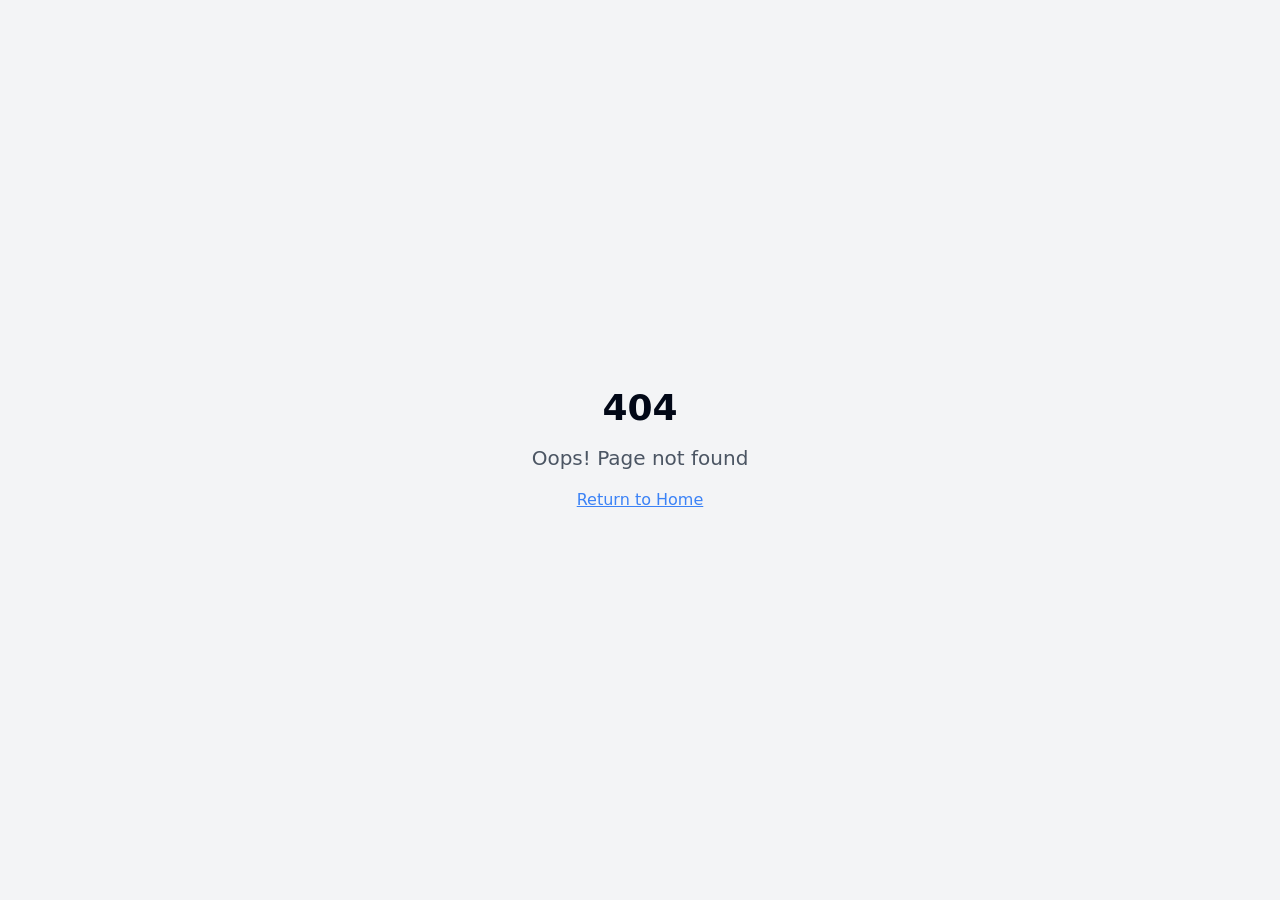
<file: index.html>
<!DOCTYPE html>
<html lang="en">
  <head>
    <meta charset="UTF-8" />
    <meta name="viewport" content="width=device-width, initial-scale=1.0" />
    <title>economic-edge-reports</title>
    <meta name="description" content="Lovable Generated Project" />
    <meta name="author" content="Lovable" />

    <meta property="og:title" content="economic-edge-reports" />
    <meta property="og:description" content="Lovable Generated Project" />
    <meta property="og:type" content="website" />
    <meta property="og:image" content="https://lovable.dev/opengraph-image-p98pqg.png" />

    <meta name="twitter:card" content="summary_large_image" />
    <meta name="twitter:site" content="@lovable_dev" />
    <meta name="twitter:image" content="https://lovable.dev/opengraph-image-p98pqg.png" />
    <script type="module" crossorigin src="/assets/index-C7KGLldZ.js"></script>
    <link rel="stylesheet" crossorigin href="/assets/index-DKsw8wRi.css">
  </head>

  <body>
    <div id="root"></div>
  </body>
</html>
</file>
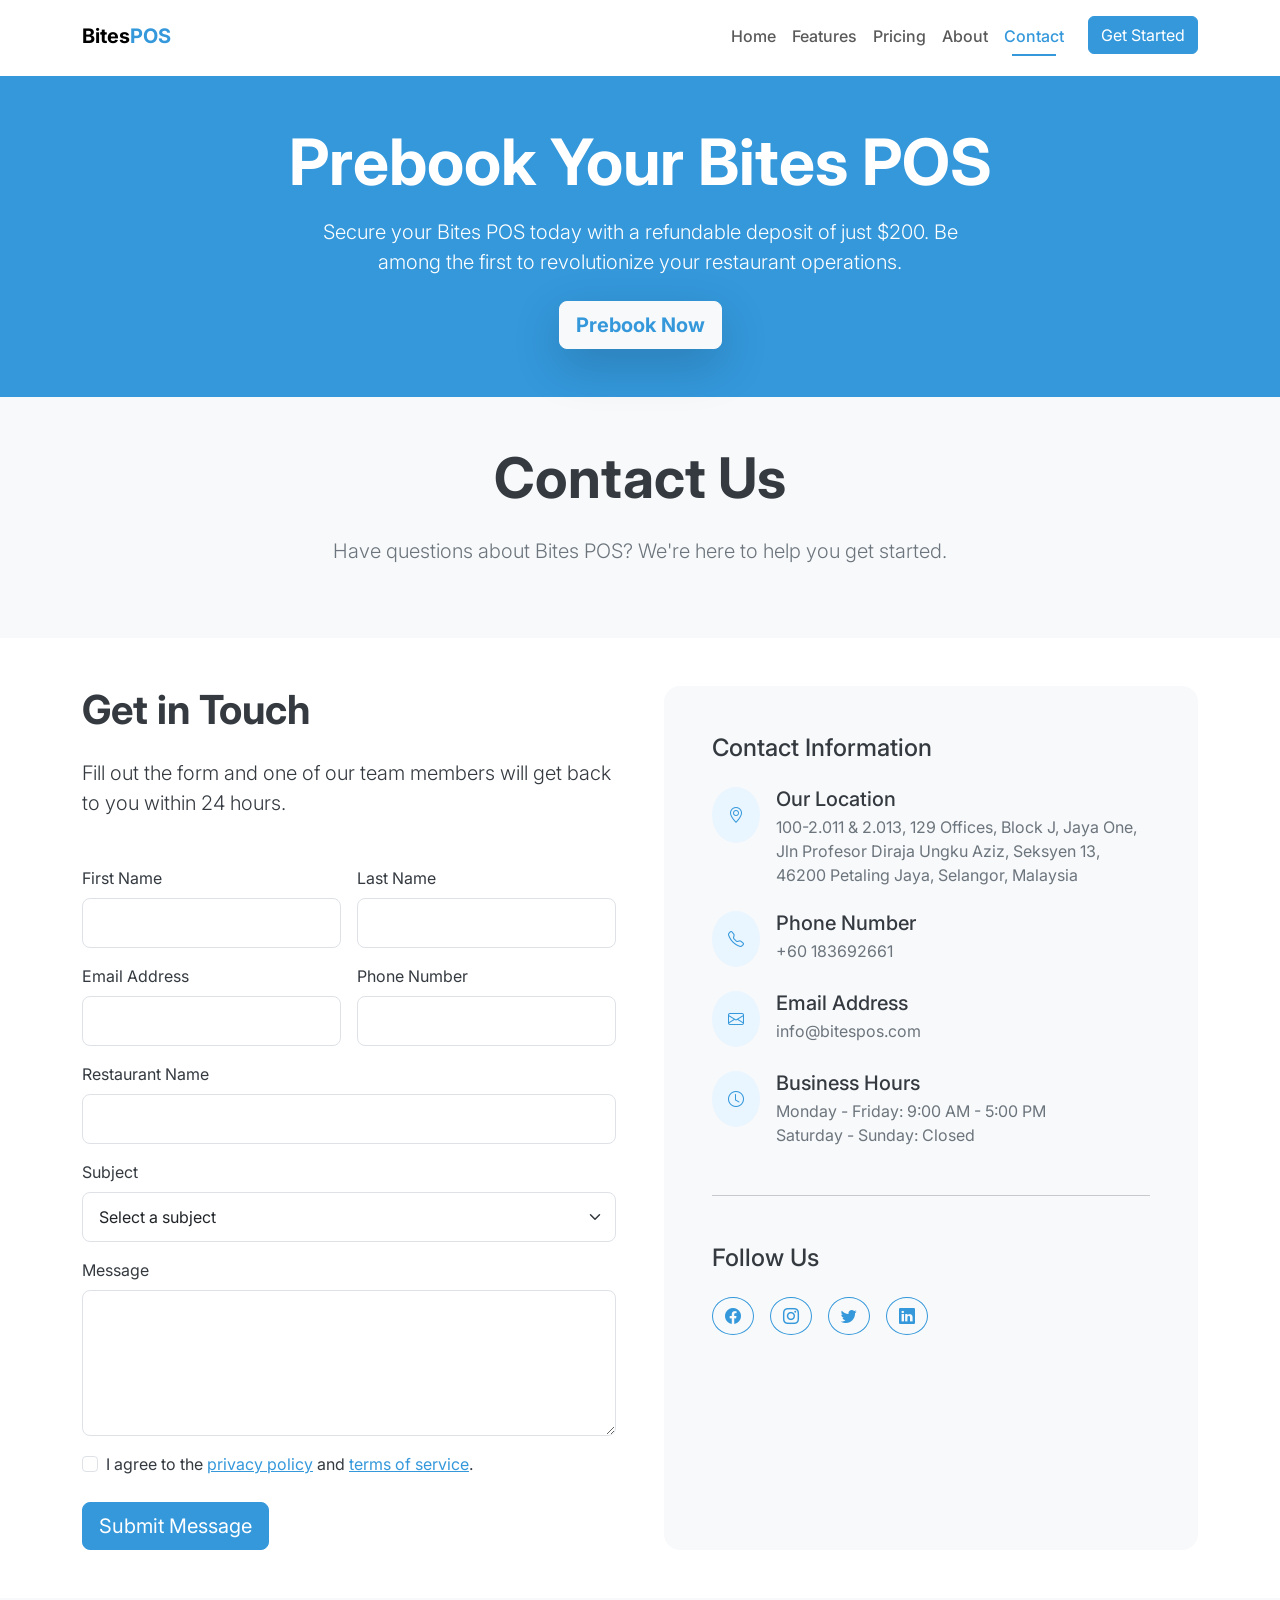
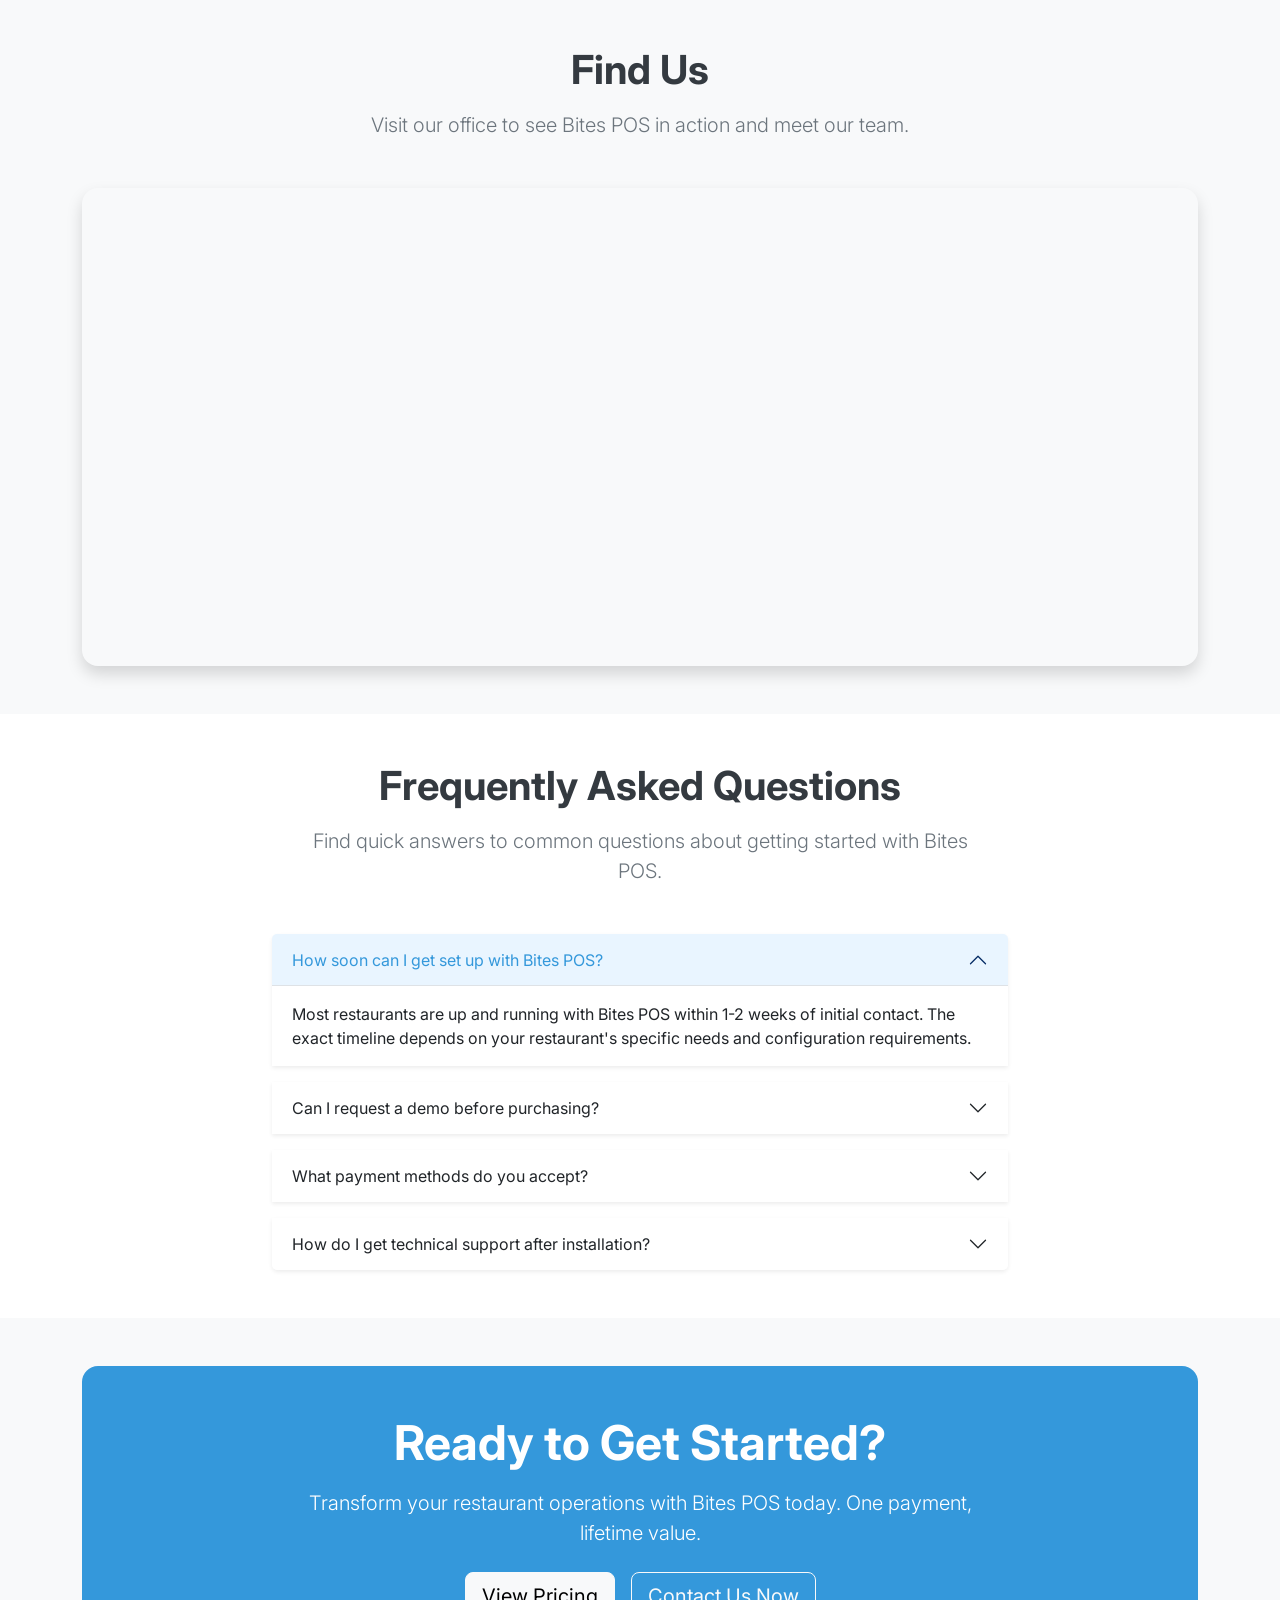
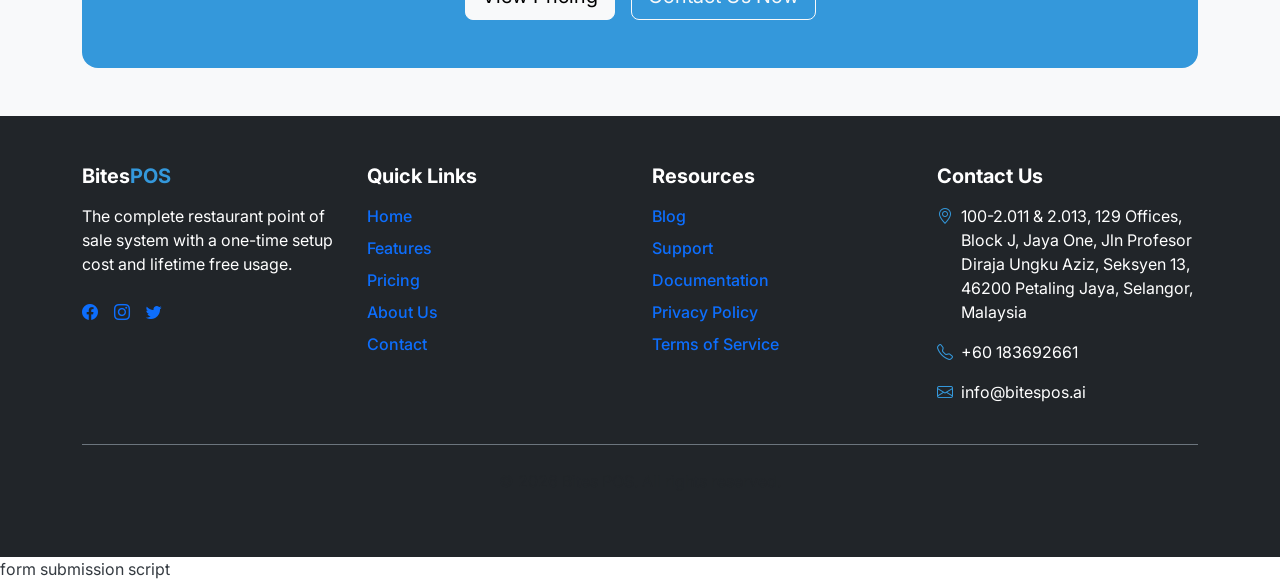
<file: contact.html>
<!DOCTYPE html>
<html lang="en">
<head>
  <meta charset="UTF-8">
  <meta name="viewport" content="width=device-width, initial-scale=1.0">
  <title>Contact Us - Bites POS</title>
  <!-- Bootstrap CSS -->
  <link href="https://cdn.jsdelivr.net/npm/bootstrap@5.3.0/dist/css/bootstrap.min.css" rel="stylesheet">
  <!-- Custom CSS -->
  <link href="styles.css" rel="stylesheet">
  <!-- Fonts -->
  <link href="https://fonts.googleapis.com/css2?family=Inter:wght@400;500;600;700&display=swap" rel="stylesheet">
</head>
<body>
  <!-- Navigation -->
  <nav class="navbar navbar-expand-lg navbar-light fixed-top">
    <div class="container">
      <a class="navbar-brand" href="index.html">Bites<span class="text-primary">POS</span></a>
      <button class="navbar-toggler" type="button" data-bs-toggle="collapse" data-bs-target="#navbarNav">
        <span class="navbar-toggler-icon"></span>
      </button>
      <div class="collapse navbar-collapse" id="navbarNav">
        <ul class="navbar-nav ms-auto">
          <li class="nav-item">
            <a class="nav-link" href="index.html">Home</a>
          </li>
          <li class="nav-item">
            <a class="nav-link" href="features.html">Features</a>
          </li>
          <li class="nav-item">
            <a class="nav-link" href="pricing.html">Pricing</a>
          </li>
          <li class="nav-item">
            <a class="nav-link" href="about.html">About</a>
          </li>
          <li class="nav-item">
            <a class="nav-link active" href="contact.html">Contact</a>
          </li>
          <li class="nav-item ms-lg-3 mt-2 mt-lg-0">
            <a class="btn btn-primary" href="contact.html">Get Started</a>
          </li>
        </ul>
      </div>
    </div>
  </nav>

  <!-- Prebook Section  -->
<section class="page-header bg-primary text-white py-5">
  <div class="container text-center">
    <h2 class="display-3 fw-bold mb-3">Prebook Your Bites POS</h2>
    <p class="lead mx-auto" style="max-width: 700px;">
      Secure your Bites POS today with a refundable deposit of just $200. Be among the first to revolutionize your restaurant operations.
    </p>
    <div class="mt-4">
      <a href="https://pay.fiuu.com/MOLPay/pay/easyeat/RPP_DuitNowQR.php?amount=200.00&orderid=0a7634a3&cur=MYR&bill_desc=Bites&tcctype=SALS&vcode=06ab26a85e93bf6bb570f946dd16dd85&l_version=18" 
         class="btn btn-lg btn-light text-primary fw-bold shadow-lg">
        Prebook Now
      </a>
    </div>
  </div>
</section>

<!-- Contact Us Section -->
<section class="py-5 bg-light">
  <div class="container">
    <div class="row">
      <div class="col-lg-8 mx-auto text-center">
        <h1 class="display-4 fw-bold mb-4">Contact Us</h1>
        <p class="lead text-secondary mb-4">Have questions about Bites POS? We're here to help you get started.</p>
      </div>
    </div>
  </div>
</section>


  <!-- Contact Form Section -->
  <section class="py-5 py-md-7">
    <div class="container">
      <div class="row g-5">
        <div class="col-lg-6">
          <h2 class="display-6 fw-bold mb-4">Get in Touch</h2>
          <p class="lead mb-5">Fill out the form and one of our team members will get back to you within 24 hours.</p>
          
          <form id="contactForm" class="needs-validation" novalidate>
            <div class="row g-3">
              <div class="col-md-6">
                <label for="firstName" class="form-label">First Name</label>
                <input type="text" class="form-control" id="firstName" required>
                <div class="invalid-feedback">
                  Please provide your first name.
                </div>
              </div>
              <div class="col-md-6">
                <label for="lastName" class="form-label">Last Name</label>
                <input type="text" class="form-control" id="lastName" required>
                <div class="invalid-feedback">
                  Please provide your last name.
                </div>
              </div>
              <div class="col-md-6">
                <label for="email" class="form-label">Email Address</label>
                <input type="email" class="form-control" id="email" required>
                <div class="invalid-feedback">
                  Please provide a valid email address.
                </div>
              </div>
              <div class="col-md-6">
                <label for="phone" class="form-label">Phone Number</label>
                <input type="tel" class="form-control" id="phone">
              </div>
              <div class="col-12">
                <label for="restaurantName" class="form-label">Restaurant Name</label>
                <input type="text" class="form-control" id="restaurantName">
              </div>
              <div class="col-12">
                <label for="subject" class="form-label">Subject</label>
                <select class="form-select" id="subject" required>
                  <option value="" selected disabled>Select a subject</option>
                  <option value="sales">Sales Inquiry</option>
                  <option value="demo">Request a Demo</option>
                  <option value="support">Technical Support</option>
                  <option value="feedback">Feedback</option>
                  <option value="other">Other</option>
                </select>
                <div class="invalid-feedback">
                  Please select a subject.
                </div>
              </div>
              <div class="col-12">
                <label for="message" class="form-label">Message</label>
                <textarea class="form-control" id="message" rows="5" required></textarea>
                <div class="invalid-feedback">
                  Please enter your message.
                </div>
              </div>
              <div class="col-12">
                <div class="form-check">
                  <input class="form-check-input" type="checkbox" id="termsCheck" required>
                  <label class="form-check-label" for="termsCheck">
                    I agree to the <a href="#" class="text-primary">privacy policy</a> and <a href="#" class="text-primary">terms of service</a>.
                  </label>
                  <div class="invalid-feedback">
                    You must agree before submitting.
                  </div>
                </div>
              </div>
              <div class="col-12 mt-4">
                <button type="submit" class="btn btn-primary btn-lg">Submit Message</button>
              </div>
            </div>
          </form>
        </div>


        
        <div class="col-lg-6">
          <div class="bg-light p-4 p-lg-5 rounded-4 h-100">
            <h3 class="h4 mb-4">Contact Information</h3>
            <div class="d-flex mb-4">
              <div class="flex-shrink-0">
                <div class="bg-primary-subtle rounded-circle p-3">
                  <i class="bi bi-geo-alt text-primary"></i>
                </div>
              </div>
              <div class="ms-3">
                <h4 class="h5 mb-1">Our Location</h4>
                <p class="text-secondary mb-0">100-2.011 & 2.013, 129 Offices, Block J, Jaya One, Jln Profesor Diraja Ungku Aziz, Seksyen 13, 46200 Petaling Jaya, Selangor, Malaysia</p>
              </div>
            </div>
            <div class="d-flex mb-4">
              <div class="flex-shrink-0">
                <div class="bg-primary-subtle rounded-circle p-3">
                  <i class="bi bi-telephone text-primary"></i>
                </div>
              </div>
              <div class="ms-3">
                <h4 class="h5 mb-1">Phone Number</h4>
                <p class="text-secondary mb-0">+60 183692661</p>
              </div>
            </div>
            <div class="d-flex mb-4">
              <div class="flex-shrink-0">
                <div class="bg-primary-subtle rounded-circle p-3">
                  <i class="bi bi-envelope text-primary"></i>
                </div>
              </div>
              <div class="ms-3">
                <h4 class="h5 mb-1">Email Address</h4>
                <p class="text-secondary mb-0">info@bitespos.com</p>
              </div>
            </div>
            <div class="d-flex">
              <div class="flex-shrink-0">
                <div class="bg-primary-subtle rounded-circle p-3">
                  <i class="bi bi-clock text-primary"></i>
                </div>
              </div>
              <div class="ms-3">
                <h4 class="h5 mb-1">Business Hours</h4>
                <p class="text-secondary mb-0">Monday - Friday: 9:00 AM - 5:00 PM<br>Saturday - Sunday: Closed</p>
              </div>
            </div>
            
            <hr class="my-5">
            
            <h3 class="h4 mb-4">Follow Us</h3>
            <div class="d-flex gap-3">
              <a href="#" class="btn btn-outline-primary rounded-circle">
                <i class="bi bi-facebook"></i>
              </a>
              <a href="#" class="btn btn-outline-primary rounded-circle">
                <i class="bi bi-instagram"></i>
              </a>
              <a href="#" class="btn btn-outline-primary rounded-circle">
                <i class="bi bi-twitter"></i>
              </a>
              <a href="#" class="btn btn-outline-primary rounded-circle">
                <i class="bi bi-linkedin"></i>
              </a>
            </div>
          </div>
        </div>
      </div>
    </div>
  </section>

  <!-- Map Section -->
  <section class="py-5 py-md-7 bg-light">
    <div class="container">
      <div class="text-center mb-5">
        <h2 class="display-6 fw-bold mb-3">Find Us</h2>
        <p class="lead text-secondary mx-auto" style="max-width: 700px;">Visit our office to see Bites POS in action and meet our team.</p>
      </div>
      
      <div class="ratio ratio-21x9 overflow-hidden rounded-4 shadow">
        <iframe src="https://www.google.com/maps/embed?pb=!1m18!1m12!1m3!1d3983.911019004187!2d101.63526739999999!3d3.1182377999999997!2m3!1f0!2f0!3f0!3m2!1i1024!2i768!4f13.1!3m3!1m2!1s0x31cc498695996703%3A0x3d31cdf97d1e8380!2sFood%20Market%20Hub!5e0!3m2!1sen!2sin!4v1743491342450!5m2!1sen!2sin" 
        allowfullscreen="" loading="lazy" referrerpolicy="no-referrer-when-downgrade"></iframe>
      </div>
    </div>
  </section>

  <!-- FAQ Section -->
  <section class="py-5 py-md-7">
    <div class="container">
      <div class="text-center mb-5">
        <h2 class="display-6 fw-bold mb-3">Frequently Asked Questions</h2>
        <p class="lead text-secondary mx-auto" style="max-width: 700px;">Find quick answers to common questions about getting started with Bites POS.</p>
      </div>
      
      <div class="row justify-content-center">
        <div class="col-lg-8">
          <div class="accordion" id="faqAccordion">
            <div class="accordion-item border-0 mb-3 shadow-sm">
              <h2 class="accordion-header" id="headingOne">
                <button class="accordion-button" type="button" data-bs-toggle="collapse" data-bs-target="#collapseOne" aria-expanded="true" aria-controls="collapseOne">
                  How soon can I get set up with Bites POS?
                </button>
              </h2>
              <div id="collapseOne" class="accordion-collapse collapse show" aria-labelledby="headingOne" data-bs-parent="#faqAccordion">
                <div class="accordion-body">
                  Most restaurants are up and running with Bites POS within 1-2 weeks of initial contact. The exact timeline depends on your restaurant's specific needs and configuration requirements.
                </div>
              </div>
            </div>
            <div class="accordion-item border-0 mb-3 shadow-sm">
              <h2 class="accordion-header" id="headingTwo">
                <button class="accordion-button collapsed" type="button" data-bs-toggle="collapse" data-bs-target="#collapseTwo" aria-expanded="false" aria-controls="collapseTwo">
                  Can I request a demo before purchasing?
                </button>
              </h2>
              <div id="collapseTwo" class="accordion-collapse collapse" aria-labelledby="headingTwo" data-bs-parent="#faqAccordion">
                <div class="accordion-body">
                  Absolutely! We encourage potential customers to see Bites POS in action before making a decision. You can request a demo through our contact form, and one of our team members will schedule a personalized demonstration.
                </div>
              </div>
            </div>
            <div class="accordion-item border-0 mb-3 shadow-sm">
              <h2 class="accordion-header" id="headingThree">
                <button class="accordion-button collapsed" type="button" data-bs-toggle="collapse" data-bs-target="#collapseThree" aria-expanded="false" aria-controls="collapseThree">
                  What payment methods do you accept?
                </button>
              </h2>
              <div id="collapseThree" class="accordion-collapse collapse" aria-labelledby="headingThree" data-bs-parent="#faqAccordion">
                <div class="accordion-body">
                  We accept all major credit cards, bank transfers, and checks. We can also work with you to establish a payment plan if needed.
                </div>
              </div>
            </div>
            <div class="accordion-item border-0 shadow-sm">
              <h2 class="accordion-header" id="headingFour">
                <button class="accordion-button collapsed" type="button" data-bs-toggle="collapse" data-bs-target="#collapseFour" aria-expanded="false" aria-controls="collapseFour">
                  How do I get technical support after installation?
                </button>
              </h2>
              <div id="collapseFour" class="accordion-collapse collapse" aria-labelledby="headingFour" data-bs-parent="#faqAccordion">
                <div class="accordion-body">
                  Our technical support team is available via phone, email, and live chat. All customers receive our support contact information during the setup process, and our team is dedicated to resolving any issues promptly.
                </div>
              </div>
            </div>
          </div>
        </div>
      </div>
    </div>
  </section>

  <!-- CTA Section -->
  <section class="py-5 py-md-7 bg-light">
    <div class="container">
      <div class="bg-primary text-white rounded-4 p-5 p-md-6 position-relative overflow-hidden">
        <div class="position-relative z-1 text-center">
          <h2 class="display-5 fw-bold mb-3">Ready to Get Started?</h2>
          <p class="lead mb-4 mx-auto" style="max-width: 700px;">Transform your restaurant operations with Bites POS today. One payment, lifetime value.</p>
          <div class="d-flex flex-column flex-sm-row gap-3 justify-content-center">
            <a href="pricing.html" class="btn btn-light btn-lg">View Pricing</a>
            <a href="#contactForm" class="btn btn-outline-light btn-lg">Contact Us Now</a>
          </div>
        </div>
      </div>
    </div>
  </section>

  <!-- Footer -->
  <footer class="bg-dark text-white py-5">
    <div class="container">
      <div class="row g-4">
        <div class="col-lg-3 col-md-6">
          <h5 class="mb-3">Bites<span class="text-primary">POS</span></h5>
          <p>The complete restaurant point of sale system with a one-time setup cost and lifetime free usage.</p>
          <div class="d-flex gap-3 mt-4">
            <a href="#"><i class="bi bi-facebook"></i></a>
            <a href="#"><i class="bi bi-instagram"></i></a>
            <a href="#"><i class="bi bi-twitter"></i></a>
          </div>
        </div>
        <div class="col-lg-3 col-md-6">
          <h5 class="mb-3">Quick Links</h5>
          <ul class="nav flex-column">
            <li class="nav-item"><a href="index.html" class="nav-link p-0 mb-2">Home</a></li>
            <li class="nav-item"><a href="features.html" class="nav-link p-0 mb-2">Features</a></li>
            <li class="nav-item"><a href="pricing.html" class="nav-link p-0 mb-2">Pricing</a></li>
            <li class="nav-item"><a href="about.html" class="nav-link p-0 mb-2">About Us</a></li>
            <li class="nav-item"><a href="contact.html" class="nav-link p-0 mb-2">Contact</a></li>
          </ul>
        </div>
        <div class="col-lg-3 col-md-6">
          <h5 class="mb-3">Resources</h5>
          <ul class="nav flex-column">
            <li class="nav-item"><a href="#" class="nav-link p-0 mb-2">Blog</a></li>
            <li class="nav-item"><a href="#" class="nav-link p-0 mb-2">Support</a></li>
            <li class="nav-item"><a href="#" class="nav-link p-0 mb-2">Documentation</a></li>
            <li class="nav-item"><a href="#" class="nav-link p-0 mb-2">Privacy Policy</a></li>
            <li class="nav-item"><a href="#" class="nav-link p-0 mb-2">Terms of Service</a></li>
          </ul>
        </div>
        <div class="col-lg-3 col-md-6">
          <h5 class="mb-3">Contact Us</h5>
          <ul class="nav flex-column">
            <li class="nav-item d-flex mb-3">
              <i class="bi bi-geo-alt text-primary me-2"></i>
              <span>100-2.011 & 2.013, 129 Offices, Block J, Jaya One, Jln Profesor Diraja Ungku Aziz, Seksyen 13, 46200 Petaling Jaya, Selangor, Malaysia</span>
            </li>
            <li class="nav-item d-flex mb-3">
              <i class="bi bi-telephone text-primary me-2"></i>
              <span>+60 183692661</span>
            </li>
            <li class="nav-item d-flex mb-3">
              <i class="bi bi-envelope text-primary me-2"></i>
              <span>info@bitespos.ai</span>
            </li>
          </ul>
        </div>
      </div>
      <!-- 100-2.011 & 2.013, 129 Offices (Block J, Jaya One, Jln Profesor Diraja Ungku Aziz, Seksyen 13, 46200 Petaling Jaya, Selangor, Malaysia -->
      <div class="border-top border-secondary pt-4 mt-4 text-center text-muted">
        <p>© <script>document.write(new Date().getFullYear())</script> Bites POS. All rights reserved.</p>
      </div>
    </div>
  </footer>

  <!-- Bootstrap Icons -->
  <link rel="stylesheet" href="https://cdn.jsdelivr.net/npm/bootstrap-icons@1.10.0/font/bootstrap-icons.css">
  <!-- Bootstrap JS Bundle with Popper -->
  <script src="https://cdn.jsdelivr.net/npm/bootstrap@5.3.0/dist/js/bootstrap.bundle.min.js"></script>
  <!-- Custom JavaScript -->
  <script src="main.js"></script>
  
  <!-- Form validation script -->
  <!-- <script>
    // Form validation
    (function() {
      'use strict';
      
      // Fetch all forms that need validation
      var forms = document.querySelectorAll('.needs-validation');
      
      // Loop over them and prevent submission
      Array.prototype.slice.call(forms).forEach(function(form) {
        form.addEventListener('submit', function(event) {
          if (!form.checkValidity()) {
            event.preventDefault();
            event.stopPropagation();
          } else {
            event.preventDefault();
            
            // Show success message
            form.innerHTML = '<div class="alert alert-success" role="alert"><h4 class="alert-heading">Message Sent!</h4><p>Thank you for contacting us. We\'ll get back to you within 24 hours.</p></div>';
            
            // Scroll to the success message
            form.scrollIntoView({ behavior: 'smooth' });
          }
          
          form.classList.add('was-validated');
        }, false);
      });
    })();
  </script> -->
  form submission script
  <script>
    document.addEventListener("DOMContentLoaded", function () {
      document.getElementById("contactForm").addEventListener("submit", async function (event) {
        event.preventDefault(); // Prevent default form submission
    
        // Get form values
        const formData = {
          firstName: document.getElementById("firstName")?.value || "",
          lastName: document.getElementById("lastName")?.value || "",
          email: document.getElementById("email")?.value || "",
          phone: document.getElementById("phone")?.value || "",
          restaurantName: document.getElementById("restaurantName")?.value || "",
          subject: document.getElementById("subject")?.value || "",
          message: document.getElementById("message")?.value || ""
        };
    
        // Log values to the console for debugging
        console.log("Captured Form Data:", formData);
    
        // Validate required fields
        if (!formData.email.trim()) {
          alert("Please enter a valid email address yar.");
          return;
        }
        if (!formData.phone.trim()) {
          alert("Please enter your phone number babes.");
          return;
        }
    
        // Send data to Google Apps Script
        const response = await fetch("https://script.google.com/macros/s/AKfycbzO3rQSBTjXiuhhWIF1O340Z2eLxFENyXDkyQcbT8YcPxoAtimQBB_JLfz61wW8sDuhCQ/exec", {
          method: "POST",
          mode: "no-cors",
          headers: { "Content-Type": "application/json" },
          body: JSON.stringify(formData)
        });
    
        // Show success message (optional)
        alert("Your message has been sent successfully!");
    
        // Reset the form
        document.getElementById("contactForm").reset();
      });
    });
    </script>  


</body>
</html>
</file>
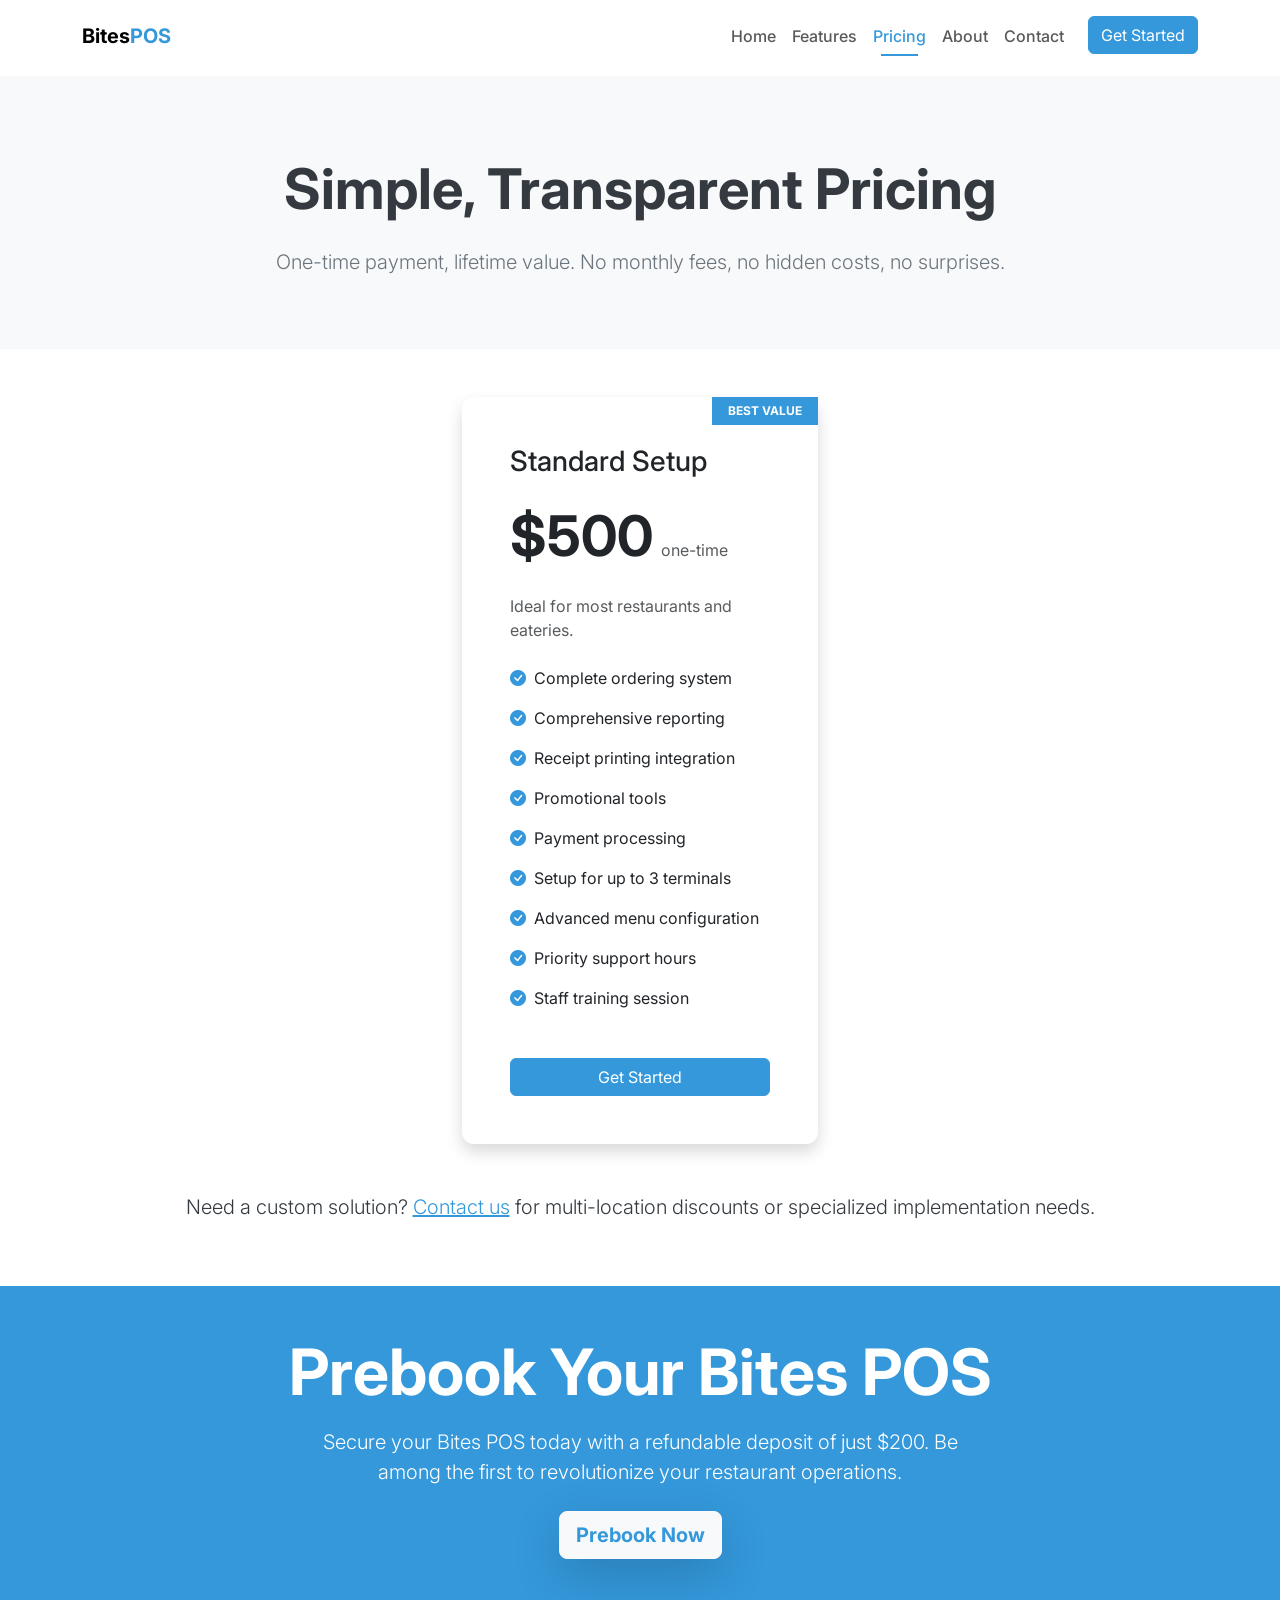
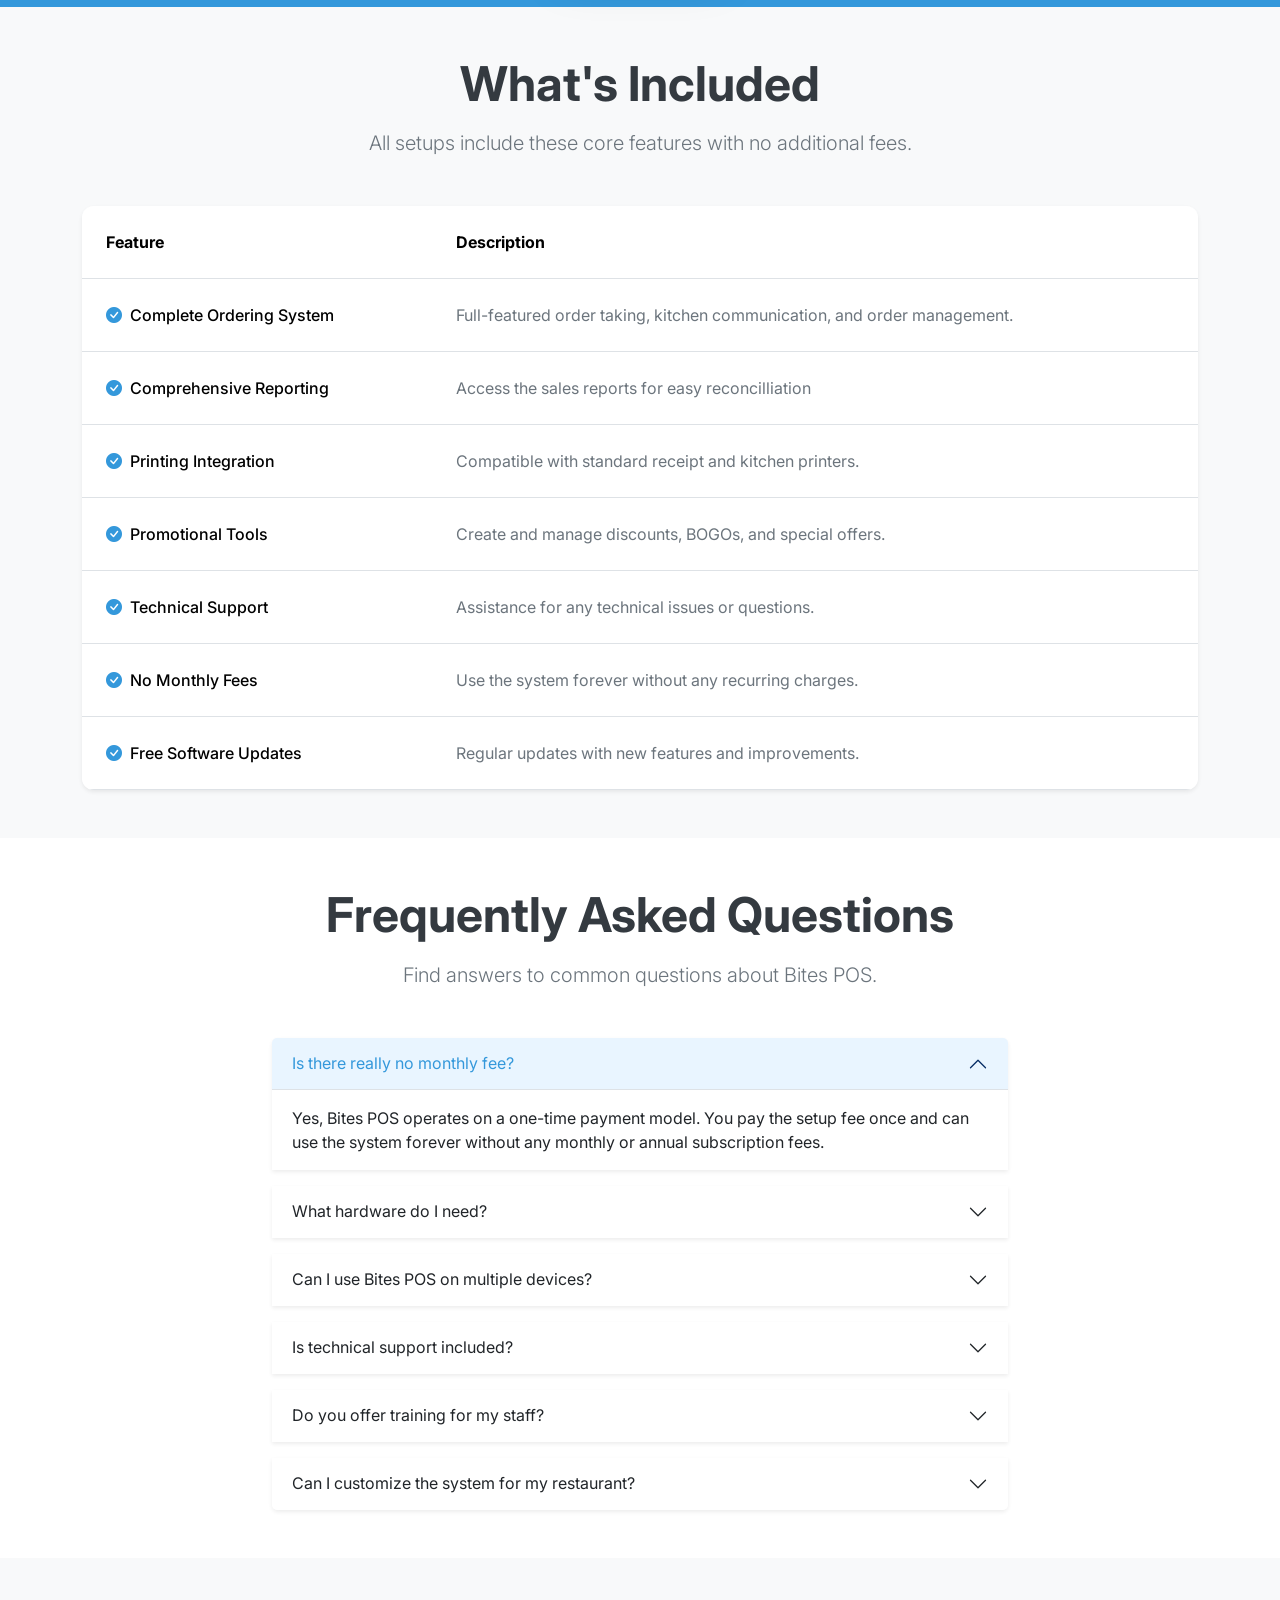
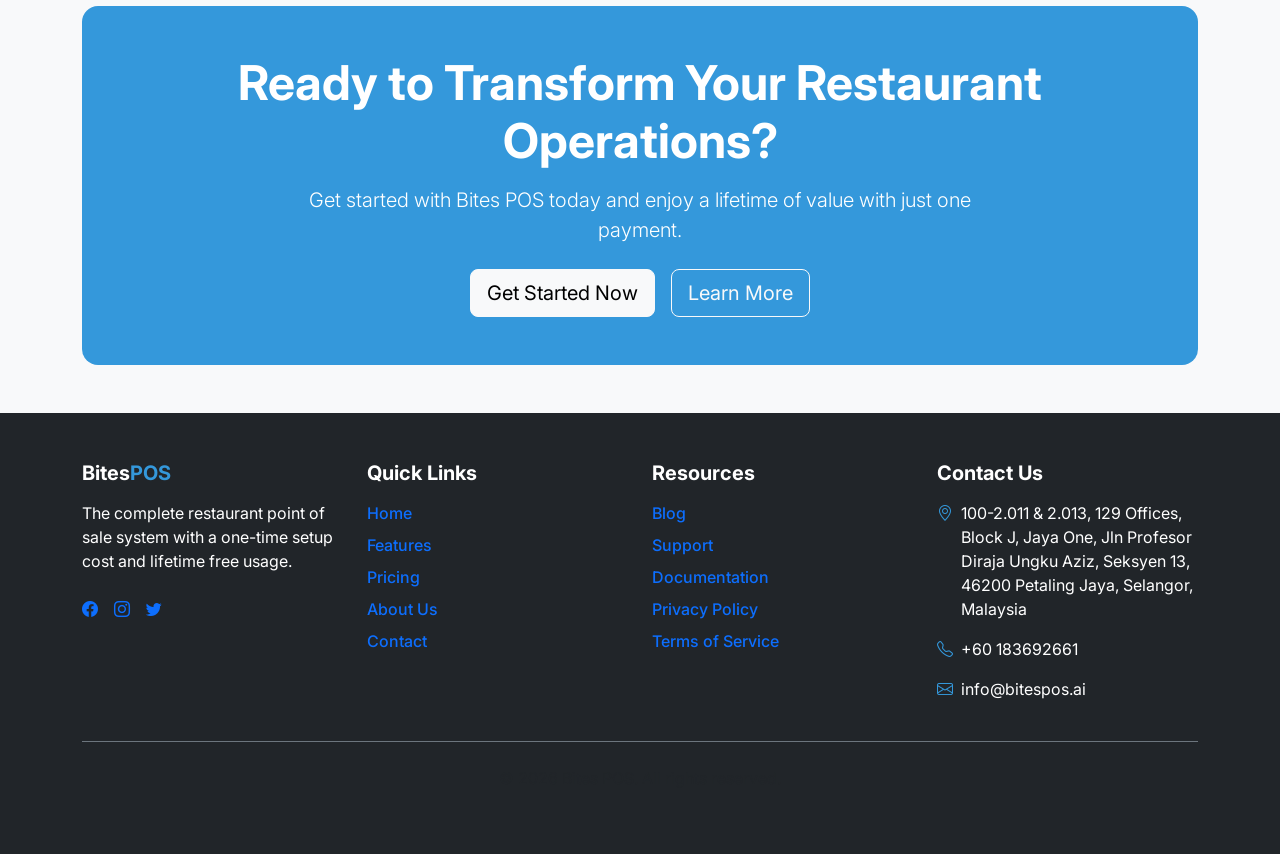
<file: pricing.html>
<!DOCTYPE html>
<html lang="en">
<head>
  <meta charset="UTF-8">
  <meta name="viewport" content="width=device-width, initial-scale=1.0">
  <title>Pricing - Bites POS</title>
  <!-- Bootstrap CSS -->
  <link href="https://cdn.jsdelivr.net/npm/bootstrap@5.3.0/dist/css/bootstrap.min.css" rel="stylesheet">
  <!-- Custom CSS -->
  <link href="styles.css" rel="stylesheet">
  <!-- Fonts -->
  <link href="https://fonts.googleapis.com/css2?family=Inter:wght@400;500;600;700&display=swap" rel="stylesheet">
</head>
<body>
  <!-- Navigation -->
  <nav class="navbar navbar-expand-lg navbar-light fixed-top">
    <div class="container">
      <a class="navbar-brand" href="index.html">Bites<span class="text-primary">POS</span></a>
      <button class="navbar-toggler" type="button" data-bs-toggle="collapse" data-bs-target="#navbarNav">
        <span class="navbar-toggler-icon"></span>
      </button>
      <div class="collapse navbar-collapse" id="navbarNav">
        <ul class="navbar-nav ms-auto">
          <li class="nav-item">
            <a class="nav-link" href="index.html">Home</a>
          </li>
          <li class="nav-item">
            <a class="nav-link" href="features.html">Features</a>
          </li>
          <li class="nav-item">
            <a class="nav-link active" href="pricing.html">Pricing</a>
          </li>
          <li class="nav-item">
            <a class="nav-link" href="about.html">About</a>
          </li>
          <li class="nav-item">
            <a class="nav-link" href="contact.html">Contact</a>
          </li>
          <li class="nav-item ms-lg-3 mt-2 mt-lg-0">
            <a class="btn btn-primary" href="contact.html">Get Started</a>
          </li>
        </ul>
      </div>
    </div>
  </nav>

  <!-- Page Header -->
  <section class="page-header bg-light">
    <div class="container">
      <div class="row">
        <div class="col-lg-8 mx-auto text-center">
          <h1 class="display-4 fw-bold mb-4">Simple, Transparent Pricing</h1>
          <p class="lead text-secondary mb-4">One-time payment, lifetime value. No monthly fees, no hidden costs, no surprises.</p>
        </div>
      </div>
    </div>
  </section>

  <!-- Pricing Cards -->
  <section class="py-5 py-md-7">
    <div class="container">
      <div class="row g-4 justify-content-center">
        <!-- <div class="col-lg-4 col-md-6">
          <div class="card h-100 border-0 shadow-sm hover-card">
            <div class="card-body p-5">
              <h3 class="card-title h3 mb-4">Basic Setup</h3>
              <div class="d-flex align-items-baseline mb-4">
                <span class="display-4 fw-bold">$500</span>
                <span class="text-muted ms-2">one-time</span>
              </div>
              <p class="text-muted mb-4">Perfect for small restaurants and cafes.</p>
              <ul class="list-unstyled mb-5">
                <li class="d-flex align-items-center mb-3">
                  <i class="bi bi-check-circle-fill text-primary me-2"></i>
                  <span>Complete ordering system</span>
                </li>
                <li class="d-flex align-items-center mb-3">
                  <i class="bi bi-check-circle-fill text-primary me-2"></i>
                  <span>Comprehensive reporting</span>
                </li>
                <li class="d-flex align-items-center mb-3">
                  <i class="bi bi-check-circle-fill text-primary me-2"></i>
                  <span>Receipt printing integration</span>
                </li>
                <li class="d-flex align-items-center mb-3">
                  <i class="bi bi-check-circle-fill text-primary me-2"></i>
                  <span>Promotional tools</span>
                </li>
                <li class="d-flex align-items-center mb-3">
                  <i class="bi bi-check-circle-fill text-primary me-2"></i>
                  <span>Payment processing</span>
                </li>
                <li class="d-flex align-items-center mb-3">
                  <i class="bi bi-check-circle-fill text-primary me-2"></i>
                  <span>Setup for 1 terminal</span>
                </li>
                <li class="d-flex align-items-center mb-3">
                  <i class="bi bi-check-circle-fill text-primary me-2"></i>
                  <span>Basic menu configuration</span>
                </li>
                <li class="d-flex align-items-center">
                  <i class="bi bi-check-circle-fill text-primary me-2"></i>
                  <span>Standard support hours</span>
                </li>
              </ul>
              <a href="contact.html" class="btn btn-outline-primary w-100">Get Started</a>
            </div>
          </div>
        </div> -->
        
        <div class="col-lg-4 col-md-6">
          <div class="card h-100 border-0 border-primary shadow position-relative hover-card">
            <div class="position-absolute top-0 end-0">
              <span class="badge bg-primary rounded-0 rounded-bottom-start px-3 py-2">BEST VALUE</span>
            </div>
            <div class="card-body p-5">
              <h3 class="card-title h3 mb-4">Standard Setup</h3>
              <div class="d-flex align-items-baseline mb-4">
                <span class="display-4 fw-bold">$500</span>
                <span class="text-muted ms-2">one-time</span>
              </div>
              <p class="text-muted mb-4">Ideal for most restaurants and eateries.</p>
              <ul class="list-unstyled mb-5">
                <li class="d-flex align-items-center mb-3">
                  <i class="bi bi-check-circle-fill text-primary me-2"></i>
                  <span>Complete ordering system</span>
                </li>
                <li class="d-flex align-items-center mb-3">
                  <i class="bi bi-check-circle-fill text-primary me-2"></i>
                  <span>Comprehensive reporting</span>
                </li>
                <li class="d-flex align-items-center mb-3">
                  <i class="bi bi-check-circle-fill text-primary me-2"></i>
                  <span>Receipt printing integration</span>
                </li>
                <li class="d-flex align-items-center mb-3">
                  <i class="bi bi-check-circle-fill text-primary me-2"></i>
                  <span>Promotional tools</span>
                </li>
                <li class="d-flex align-items-center mb-3">
                  <i class="bi bi-check-circle-fill text-primary me-2"></i>
                  <span>Payment processing</span>
                </li>
                <li class="d-flex align-items-center mb-3">
                  <i class="bi bi-check-circle-fill text-primary me-2"></i>
                  <span>Setup for up to 3 terminals</span>
                </li>
                <li class="d-flex align-items-center mb-3">
                  <i class="bi bi-check-circle-fill text-primary me-2"></i>
                  <span>Advanced menu configuration</span>
                </li>
                <li class="d-flex align-items-center mb-3">
                  <i class="bi bi-check-circle-fill text-primary me-2"></i>
                  <span>Priority support hours</span>
                </li>
                <li class="d-flex align-items-center">
                  <i class="bi bi-check-circle-fill text-primary me-2"></i>
                  <span>Staff training session</span>
                </li>
              </ul>
              <a href="contact.html" class="btn btn-primary w-100">Get Started</a>
            </div>
          </div>
        </div>
        
        <!-- <div class="col-lg-4 col-md-6">
          <div class="card h-100 border-0 shadow-sm hover-card">
            <div class="card-body p-5">
              <h3 class="card-title h3 mb-4">Premium Setup</h3>
              <div class="d-flex align-items-baseline mb-4">
                <span class="display-4 fw-bold">$500</span>
                <span class="text-muted ms-2">one-time</span>
              </div>
              <p class="text-muted mb-4">For larger establishments with complex needs.</p>
              <ul class="list-unstyled mb-5">
                <li class="d-flex align-items-center mb-3">
                  <i class="bi bi-check-circle-fill text-primary me-2"></i>
                  <span>Complete ordering system</span>
                </li>
                <li class="d-flex align-items-center mb-3">
                  <i class="bi bi-check-circle-fill text-primary me-2"></i>
                  <span>Comprehensive reporting</span>
                </li>
                <li class="d-flex align-items-center mb-3">
                  <i class="bi bi-check-circle-fill text-primary me-2"></i>
                  <span>Receipt printing integration</span>
                </li>
                <li class="d-flex align-items-center mb-3">
                  <i class="bi bi-check-circle-fill text-primary me-2"></i>
                  <span>Promotional tools</span>
                </li>
                <li class="d-flex align-items-center mb-3">
                  <i class="bi bi-check-circle-fill text-primary me-2"></i>
                  <span>Payment processing</span>
                </li>
                <li class="d-flex align-items-center mb-3">
                  <i class="bi bi-check-circle-fill text-primary me-2"></i>
                  <span>Setup for unlimited terminals</span>
                </li>
                <li class="d-flex align-items-center mb-3">
                  <i class="bi bi-check-circle-fill text-primary me-2"></i>
                  <span>Custom menu & workflow design</span>
                </li>
                <li class="d-flex align-items-center mb-3">
                  <i class="bi bi-check-circle-fill text-primary me-2"></i>
                  <span>24/7 priority support</span>
                </li>
                <li class="d-flex align-items-center mb-3">
                  <i class="bi bi-check-circle-fill text-primary me-2"></i>
                  <span>Extended staff training</span>
                </li>
                <li class="d-flex align-items-center">
                  <i class="bi bi-check-circle-fill text-primary me-2"></i>
                  <span>Custom reporting</span>
                </li>
              </ul>
              <a href="contact.html" class="btn btn-outline-primary w-100">Get Started</a>
            </div>
          </div>
        </div> -->
      </div>
      
      <div class="text-center mt-5">
        <p class="lead">Need a custom solution? <a href="contact.html" class="text-primary">Contact us</a> for multi-location discounts or specialized implementation needs.</p>
      </div>
    </div>
  </section>

    <!-- Prebook Section  -->
<section class="page-header bg-primary text-white py-5">
  <div class="container text-center">
    <h2 class="display-3 fw-bold mb-3">Prebook Your Bites POS</h2>
    <p class="lead mx-auto" style="max-width: 700px;">
      Secure your Bites POS today with a refundable deposit of just $200. Be among the first to revolutionize your restaurant operations.
    </p>
    <div class="mt-4">
      <a href="https://pay.fiuu.com/MOLPay/pay/easyeat/RPP_DuitNowQR.php?amount=200.00&orderid=0a7634a3&cur=MYR&bill_desc=Bites&tcctype=SALS&vcode=06ab26a85e93bf6bb570f946dd16dd85&l_version=18" 
         class="btn btn-lg btn-light text-primary fw-bold shadow-lg">
        Prebook Now
      </a>
    </div>
  </div>
</section>

  <!-- Feature Comparison -->
  <section class="py-5 py-md-7 bg-light">
    <div class="container">
      <div class="text-center mb-5">
        <h2 class="display-5 fw-bold mb-3">What's Included</h2>
        <p class="lead text-secondary mx-auto" style="max-width: 700px;">All setups include these core features with no additional fees.</p>
      </div>
      
      <div class="card border-0 shadow-sm overflow-hidden">
        <div class="card-body p-0">
          <div class="table-responsive">
            <table class="table table-hover mb-0">
              <thead class="bg-light">
                <tr>
                  <th class="p-4">Feature</th>
                  <th class="p-4">Description</th>
                </tr>
              </thead>
              <tbody>
                <tr>
                  <td class="p-4">
                    <div class="d-flex align-items-center">
                      <i class="bi bi-check-circle-fill text-primary me-2"></i>
                      <span class="fw-medium">Complete Ordering System</span>
                    </div>
                  </td>
                  <td class="p-4 text-secondary">Full-featured order taking, kitchen communication, and order management.</td>
                </tr>
                <tr>
                  <td class="p-4">
                    <div class="d-flex align-items-center">
                      <i class="bi bi-check-circle-fill text-primary me-2"></i>
                      <span class="fw-medium">Comprehensive Reporting</span>
                    </div>
                  </td>
                  <td class="p-4 text-secondary">Access the sales reports for easy reconcilliation</td>
                </tr>
                <tr>
                  <td class="p-4">
                    <div class="d-flex align-items-center">
                      <i class="bi bi-check-circle-fill text-primary me-2"></i>
                      <span class="fw-medium">Printing Integration</span>
                    </div>
                  </td>
                  <td class="p-4 text-secondary">Compatible with standard receipt and kitchen printers.</td>
                </tr>
                <tr>
                  <td class="p-4">
                    <div class="d-flex align-items-center">
                      <i class="bi bi-check-circle-fill text-primary me-2"></i>
                      <span class="fw-medium">Promotional Tools</span>
                    </div>
                  </td>
                  <td class="p-4 text-secondary">Create and manage discounts, BOGOs, and special offers.</td>
                </tr>
                <tr>
                  <td class="p-4">
                    <div class="d-flex align-items-center">
                      <i class="bi bi-check-circle-fill text-primary me-2"></i>
                      <span class="fw-medium">Technical Support</span>
                    </div>
                  </td>
                  <td class="p-4 text-secondary">Assistance for any technical issues or questions.</td>
                </tr>
                <tr>
                  <td class="p-4">
                    <div class="d-flex align-items-center">
                      <i class="bi bi-check-circle-fill text-primary me-2"></i>
                      <span class="fw-medium">No Monthly Fees</span>
                    </div>
                  </td>
                  <td class="p-4 text-secondary">Use the system forever without any recurring charges.</td>
                </tr>
                <tr>
                  <td class="p-4">
                    <div class="d-flex align-items-center">
                      <i class="bi bi-check-circle-fill text-primary me-2"></i>
                      <span class="fw-medium">Free Software Updates</span>
                    </div>
                  </td>
                  <td class="p-4 text-secondary">Regular updates with new features and improvements.</td>
                </tr>
              </tbody>
            </table>
          </div>
        </div>
      </div>
    </div>
  </section>

  <!-- FAQ Section -->
  <section class="py-5 py-md-7">
    <div class="container">
      <div class="text-center mb-5">
        <h2 class="display-5 fw-bold mb-3">Frequently Asked Questions</h2>
        <p class="lead text-secondary mx-auto" style="max-width: 700px;">Find answers to common questions about Bites POS.</p>
      </div>
      
      <div class="row justify-content-center">
        <div class="col-lg-8">
          <div class="accordion" id="faqAccordion">
            <div class="accordion-item border-0 mb-3 shadow-sm">
              <h2 class="accordion-header" id="headingOne">
                <button class="accordion-button" type="button" data-bs-toggle="collapse" data-bs-target="#collapseOne" aria-expanded="true" aria-controls="collapseOne">
                  Is there really no monthly fee?
                </button>
              </h2>
              <div id="collapseOne" class="accordion-collapse collapse show" aria-labelledby="headingOne" data-bs-parent="#faqAccordion">
                <div class="accordion-body">
                  Yes, Bites POS operates on a one-time payment model. You pay the setup fee once and can use the system forever without any monthly or annual subscription fees.
                </div>
              </div>
            </div>
            <div class="accordion-item border-0 mb-3 shadow-sm">
              <h2 class="accordion-header" id="headingTwo">
                <button class="accordion-button collapsed" type="button" data-bs-toggle="collapse" data-bs-target="#collapseTwo" aria-expanded="false" aria-controls="collapseTwo">
                  What hardware do I need?
                </button>
              </h2>
              <div id="collapseTwo" class="accordion-collapse collapse" aria-labelledby="headingTwo" data-bs-parent="#faqAccordion">
                <div class="accordion-body">
                  Bites POS works with standard restaurant POS hardware including touchscreen terminals, receipt printers, kitchen printers, cash drawers, and barcode scanners. We can provide recommendations based on your specific needs.
                </div>
              </div>
            </div>
            <div class="accordion-item border-0 mb-3 shadow-sm">
              <h2 class="accordion-header" id="headingThree">
                <button class="accordion-button collapsed" type="button" data-bs-toggle="collapse" data-bs-target="#collapseThree" aria-expanded="false" aria-controls="collapseThree">
                  Can I use Bites POS on multiple devices?
                </button>
              </h2>
              <div id="collapseThree" class="accordion-collapse collapse" aria-labelledby="headingThree" data-bs-parent="#faqAccordion">
                <div class="accordion-body">
                  Yes, your license allows you to use Bites POS on multiple devices within a single location. For multi-location setups, please contact us for special pricing.
                </div>
              </div>
            </div>
            <div class="accordion-item border-0 mb-3 shadow-sm">
              <h2 class="accordion-header" id="headingFour">
                <button class="accordion-button collapsed" type="button" data-bs-toggle="collapse" data-bs-target="#collapseFour" aria-expanded="false" aria-controls="collapseFour">
                  Is technical support included?
                </button>
              </h2>
              <div id="collapseFour" class="accordion-collapse collapse" aria-labelledby="headingFour" data-bs-parent="#faqAccordion">
                <div class="accordion-body">
                  Yes, technical support is included with your one-time payment. Our support team is available to help with any issues you might encounter.
                </div>
              </div>
            </div>
            <div class="accordion-item border-0 mb-3 shadow-sm">
              <h2 class="accordion-header" id="headingFive">
                <button class="accordion-button collapsed" type="button" data-bs-toggle="collapse" data-bs-target="#collapseFive" aria-expanded="false" aria-controls="collapseFive">
                  Do you offer training for my staff?
                </button>
              </h2>
              <div id="collapseFive" class="accordion-collapse collapse" aria-labelledby="headingFive" data-bs-parent="#faqAccordion">
                <div class="accordion-body">
                  Yes, initial training is included with your setup. We ensure that your staff is comfortable using all aspects of the system before we complete the installation.
                </div>
              </div>
            </div>
            <div class="accordion-item border-0 shadow-sm">
              <h2 class="accordion-header" id="headingSix">
                <button class="accordion-button collapsed" type="button" data-bs-toggle="collapse" data-bs-target="#collapseSix" aria-expanded="false" aria-controls="collapseSix">
                  Can I customize the system for my restaurant?
                </button>
              </h2>
              <div id="collapseSix" class="accordion-collapse collapse" aria-labelledby="headingSix" data-bs-parent="#faqAccordion">
                <div class="accordion-body">
                  Absolutely. Bites POS can be customized to match your menu, restaurant layout, and specific operational needs.
                </div>
              </div>
            </div>
          </div>
        </div>
      </div>
    </div>
  </section>

  <!-- CTA Section -->
  <section class="py-5 py-md-7 bg-light">
    <div class="container">
      <div class="bg-primary text-white rounded-4 p-5 p-md-6 position-relative overflow-hidden">
        <div class="position-relative z-1 text-center">
          <h2 class="display-5 fw-bold mb-3">Ready to Transform Your Restaurant Operations?</h2>
          <p class="lead mb-4 mx-auto" style="max-width: 700px;">Get started with Bites POS today and enjoy a lifetime of value with just one payment.</p>
          <div class="d-flex flex-column flex-sm-row gap-3 justify-content-center">
            <a href="contact.html" class="btn btn-light btn-lg">Get Started Now</a>
            <a href="features.html" class="btn btn-outline-light btn-lg">Learn More</a>
          </div>
        </div>
      </div>
    </div>
  </section>

  <!-- Footer -->
  <footer class="bg-dark text-white py-5">
    <div class="container">
      <div class="row g-4">
        <div class="col-lg-3 col-md-6">
          <h5 class="mb-3">Bites<span class="text-primary">POS</span></h5>
          <p>The complete restaurant point of sale system with a one-time setup cost and lifetime free usage.</p>
          <div class="d-flex gap-3 mt-4">
            <a href="#"><i class="bi bi-facebook"></i></a>
            <a href="#"><i class="bi bi-instagram"></i></a>
            <a href="#"><i class="bi bi-twitter"></i></a>
          </div>
        </div>
        <div class="col-lg-3 col-md-6">
          <h5 class="mb-3">Quick Links</h5>
          <ul class="nav flex-column">
            <li class="nav-item"><a href="index.html" class="nav-link p-0 mb-2">Home</a></li>
            <li class="nav-item"><a href="features.html" class="nav-link p-0 mb-2">Features</a></li>
            <li class="nav-item"><a href="pricing.html" class="nav-link p-0 mb-2">Pricing</a></li>
            <li class="nav-item"><a href="about.html" class="nav-link p-0 mb-2">About Us</a></li>
            <li class="nav-item"><a href="contact.html" class="nav-link p-0 mb-2">Contact</a></li>
          </ul>
        </div>
        <div class="col-lg-3 col-md-6">
          <h5 class="mb-3">Resources</h5>
          <ul class="nav flex-column">
            <li class="nav-item"><a href="#" class="nav-link p-0 mb-2">Blog</a></li>
            <li class="nav-item"><a href="#" class="nav-link p-0 mb-2">Support</a></li>
            <li class="nav-item"><a href="#" class="nav-link p-0 mb-2">Documentation</a></li>
            <li class="nav-item"><a href="#" class="nav-link p-0 mb-2">Privacy Policy</a></li>
            <li class="nav-item"><a href="#" class="nav-link p-0 mb-2">Terms of Service</a></li>
          </ul>
        </div>
        <div class="col-lg-3 col-md-6">
          <h5 class="mb-3">Contact Us</h5>
          <ul class="nav flex-column">
            <li class="nav-item d-flex mb-3">
              <i class="bi bi-geo-alt text-primary me-2"></i>
              <span>100-2.011 & 2.013, 129 Offices, Block J, Jaya One, Jln Profesor Diraja Ungku Aziz, Seksyen 13, 46200 Petaling Jaya, Selangor, Malaysia</span>
            </li>
            <li class="nav-item d-flex mb-3">
              <i class="bi bi-telephone text-primary me-2"></i>
              <span>+60 183692661</span>
            </li>
            <li class="nav-item d-flex mb-3">
              <i class="bi bi-envelope text-primary me-2"></i>
              <span>info@bitespos.ai</span>
            </li>
          </ul>
        </div>
      </div>
      <!-- 100-2.011 & 2.013, 129 Offices (Block J, Jaya One, Jln Profesor Diraja Ungku Aziz, Seksyen 13, 46200 Petaling Jaya, Selangor, Malaysia -->
      <div class="border-top border-secondary pt-4 mt-4 text-center text-muted">
        <p>© <script>document.write(new Date().getFullYear())</script> Bites POS. All rights reserved.</p>
      </div>
    </div>
  </footer>

  <!-- Bootstrap Icons -->
  <link rel="stylesheet" href="https://cdn.jsdelivr.net/npm/bootstrap-icons@1.10.0/font/bootstrap-icons.css">
  <!-- Bootstrap JS Bundle with Popper -->
  <script src="https://cdn.jsdelivr.net/npm/bootstrap@5.3.0/dist/js/bootstrap.bundle.min.js"></script>
  <!-- Custom JavaScript -->
  <script src="main.js"></script>
</body>
</html>
</file>
<file: assets/index-DKsw8wRi.css>
*,:before,:after{--tw-border-spacing-x: 0;--tw-border-spacing-y: 0;--tw-translate-x: 0;--tw-translate-y: 0;--tw-rotate: 0;--tw-skew-x: 0;--tw-skew-y: 0;--tw-scale-x: 1;--tw-scale-y: 1;--tw-pan-x: ;--tw-pan-y: ;--tw-pinch-zoom: ;--tw-scroll-snap-strictness: proximity;--tw-gradient-from-position: ;--tw-gradient-via-position: ;--tw-gradient-to-position: ;--tw-ordinal: ;--tw-slashed-zero: ;--tw-numeric-figure: ;--tw-numeric-spacing: ;--tw-numeric-fraction: ;--tw-ring-inset: ;--tw-ring-offset-width: 0px;--tw-ring-offset-color: #fff;--tw-ring-color: rgb(59 130 246 / .5);--tw-ring-offset-shadow: 0 0 #0000;--tw-ring-shadow: 0 0 #0000;--tw-shadow: 0 0 #0000;--tw-shadow-colored: 0 0 #0000;--tw-blur: ;--tw-brightness: ;--tw-contrast: ;--tw-grayscale: ;--tw-hue-rotate: ;--tw-invert: ;--tw-saturate: ;--tw-sepia: ;--tw-drop-shadow: ;--tw-backdrop-blur: ;--tw-backdrop-brightness: ;--tw-backdrop-contrast: ;--tw-backdrop-grayscale: ;--tw-backdrop-hue-rotate: ;--tw-backdrop-invert: ;--tw-backdrop-opacity: ;--tw-backdrop-saturate: ;--tw-backdrop-sepia: ;--tw-contain-size: ;--tw-contain-layout: ;--tw-contain-paint: ;--tw-contain-style: }::backdrop{--tw-border-spacing-x: 0;--tw-border-spacing-y: 0;--tw-translate-x: 0;--tw-translate-y: 0;--tw-rotate: 0;--tw-skew-x: 0;--tw-skew-y: 0;--tw-scale-x: 1;--tw-scale-y: 1;--tw-pan-x: ;--tw-pan-y: ;--tw-pinch-zoom: ;--tw-scroll-snap-strictness: proximity;--tw-gradient-from-position: ;--tw-gradient-via-position: ;--tw-gradient-to-position: ;--tw-ordinal: ;--tw-slashed-zero: ;--tw-numeric-figure: ;--tw-numeric-spacing: ;--tw-numeric-fraction: ;--tw-ring-inset: ;--tw-ring-offset-width: 0px;--tw-ring-offset-color: #fff;--tw-ring-color: rgb(59 130 246 / .5);--tw-ring-offset-shadow: 0 0 #0000;--tw-ring-shadow: 0 0 #0000;--tw-shadow: 0 0 #0000;--tw-shadow-colored: 0 0 #0000;--tw-blur: ;--tw-brightness: ;--tw-contrast: ;--tw-grayscale: ;--tw-hue-rotate: ;--tw-invert: ;--tw-saturate: ;--tw-sepia: ;--tw-drop-shadow: ;--tw-backdrop-blur: ;--tw-backdrop-brightness: ;--tw-backdrop-contrast: ;--tw-backdrop-grayscale: ;--tw-backdrop-hue-rotate: ;--tw-backdrop-invert: ;--tw-backdrop-opacity: ;--tw-backdrop-saturate: ;--tw-backdrop-sepia: ;--tw-contain-size: ;--tw-contain-layout: ;--tw-contain-paint: ;--tw-contain-style: }*,:before,:after{box-sizing:border-box;border-width:0;border-style:solid;border-color:#e5e7eb}:before,:after{--tw-content: ""}html,:host{line-height:1.5;-webkit-text-size-adjust:100%;-moz-tab-size:4;-o-tab-size:4;tab-size:4;font-family:ui-sans-serif,system-ui,sans-serif,"Apple Color Emoji","Segoe UI Emoji",Segoe UI Symbol,"Noto Color Emoji";font-feature-settings:normal;font-variation-settings:normal;-webkit-tap-highlight-color:transparent}body{margin:0;line-height:inherit}hr{height:0;color:inherit;border-top-width:1px}abbr:where([title]){-webkit-text-decoration:underline dotted;text-decoration:underline dotted}h1,h2,h3,h4,h5,h6{font-size:inherit;font-weight:inherit}a{color:inherit;text-decoration:inherit}b,strong{font-weight:bolder}code,kbd,samp,pre{font-family:ui-monospace,SFMono-Regular,Menlo,Monaco,Consolas,Liberation Mono,Courier New,monospace;font-feature-settings:normal;font-variation-settings:normal;font-size:1em}small{font-size:80%}sub,sup{font-size:75%;line-height:0;position:relative;vertical-align:baseline}sub{bottom:-.25em}sup{top:-.5em}table{text-indent:0;border-color:inherit;border-collapse:collapse}button,input,optgroup,select,textarea{font-family:inherit;font-feature-settings:inherit;font-variation-settings:inherit;font-size:100%;font-weight:inherit;line-height:inherit;letter-spacing:inherit;color:inherit;margin:0;padding:0}button,select{text-transform:none}button,input:where([type=button]),input:where([type=reset]),input:where([type=submit]){-webkit-appearance:button;background-color:transparent;background-image:none}:-moz-focusring{outline:auto}:-moz-ui-invalid{box-shadow:none}progress{vertical-align:baseline}::-webkit-inner-spin-button,::-webkit-outer-spin-button{height:auto}[type=search]{-webkit-appearance:textfield;outline-offset:-2px}::-webkit-search-decoration{-webkit-appearance:none}::-webkit-file-upload-button{-webkit-appearance:button;font:inherit}summary{display:list-item}blockquote,dl,dd,h1,h2,h3,h4,h5,h6,hr,figure,p,pre{margin:0}fieldset{margin:0;padding:0}legend{padding:0}ol,ul,menu{list-style:none;margin:0;padding:0}dialog{padding:0}textarea{resize:vertical}input::-moz-placeholder,textarea::-moz-placeholder{opacity:1;color:#9ca3af}input::placeholder,textarea::placeholder{opacity:1;color:#9ca3af}button,[role=button]{cursor:pointer}:disabled{cursor:default}img,svg,video,canvas,audio,iframe,embed,object{display:block;vertical-align:middle}img,video{max-width:100%;height:auto}[hidden]:where(:not([hidden=until-found])){display:none}:root{--background: 0 0% 100%;--foreground: 222.2 84% 4.9%;--card: 0 0% 100%;--card-foreground: 222.2 84% 4.9%;--popover: 0 0% 100%;--popover-foreground: 222.2 84% 4.9%;--primary: 222.2 47.4% 11.2%;--primary-foreground: 210 40% 98%;--secondary: 210 40% 96.1%;--secondary-foreground: 222.2 47.4% 11.2%;--muted: 210 40% 96.1%;--muted-foreground: 215.4 16.3% 46.9%;--accent: 210 40% 96.1%;--accent-foreground: 222.2 47.4% 11.2%;--destructive: 0 84.2% 60.2%;--destructive-foreground: 210 40% 98%;--border: 214.3 31.8% 91.4%;--input: 214.3 31.8% 91.4%;--ring: 222.2 84% 4.9%;--radius: .5rem;--sidebar-background: 0 0% 98%;--sidebar-foreground: 240 5.3% 26.1%;--sidebar-primary: 240 5.9% 10%;--sidebar-primary-foreground: 0 0% 98%;--sidebar-accent: 240 4.8% 95.9%;--sidebar-accent-foreground: 240 5.9% 10%;--sidebar-border: 220 13% 91%;--sidebar-ring: 217.2 91.2% 59.8%}.dark{--background: 222.2 84% 4.9%;--foreground: 210 40% 98%;--card: 222.2 84% 4.9%;--card-foreground: 210 40% 98%;--popover: 222.2 84% 4.9%;--popover-foreground: 210 40% 98%;--primary: 210 40% 98%;--primary-foreground: 222.2 47.4% 11.2%;--secondary: 217.2 32.6% 17.5%;--secondary-foreground: 210 40% 98%;--muted: 217.2 32.6% 17.5%;--muted-foreground: 215 20.2% 65.1%;--accent: 217.2 32.6% 17.5%;--accent-foreground: 210 40% 98%;--destructive: 0 62.8% 30.6%;--destructive-foreground: 210 40% 98%;--border: 217.2 32.6% 17.5%;--input: 217.2 32.6% 17.5%;--ring: 212.7 26.8% 83.9%;--sidebar-background: 240 5.9% 10%;--sidebar-foreground: 240 4.8% 95.9%;--sidebar-primary: 224.3 76.3% 48%;--sidebar-primary-foreground: 0 0% 100%;--sidebar-accent: 240 3.7% 15.9%;--sidebar-accent-foreground: 240 4.8% 95.9%;--sidebar-border: 240 3.7% 15.9%;--sidebar-ring: 217.2 91.2% 59.8%}*{border-color:hsl(var(--border))}body{background-color:hsl(var(--background));color:hsl(var(--foreground))}.sr-only{position:absolute;width:1px;height:1px;padding:0;margin:-1px;overflow:hidden;clip:rect(0,0,0,0);white-space:nowrap;border-width:0}.pointer-events-none{pointer-events:none}.pointer-events-auto{pointer-events:auto}.visible{visibility:visible}.invisible{visibility:hidden}.fixed{position:fixed}.absolute{position:absolute}.relative{position:relative}.sticky{position:sticky}.inset-0{top:0;right:0;bottom:0;left:0}.inset-x-0{left:0;right:0}.inset-y-0{top:0;bottom:0}.-bottom-12{bottom:-3rem}.-left-12{left:-3rem}.-right-12{right:-3rem}.-top-12{top:-3rem}.-top-4{top:-1rem}.bottom-0{bottom:0}.left-0{left:0}.left-1{left:.25rem}.left-1\/2{left:50%}.left-2{left:.5rem}.left-4{left:1rem}.left-\[50\%\]{left:50%}.right-0{right:0}.right-1{right:.25rem}.right-2{right:.5rem}.right-3{right:.75rem}.right-4{right:1rem}.top-0{top:0}.top-1\.5{top:.375rem}.top-1\/2{top:50%}.top-2{top:.5rem}.top-3\.5{top:.875rem}.top-4{top:1rem}.top-\[1px\]{top:1px}.top-\[50\%\]{top:50%}.top-\[60\%\]{top:60%}.top-full{top:100%}.z-10{z-index:10}.z-20{z-index:20}.z-50{z-index:50}.z-\[100\]{z-index:100}.z-\[1\]{z-index:1}.col-span-1{grid-column:span 1 / span 1}.-mx-1{margin-left:-.25rem;margin-right:-.25rem}.mx-2{margin-left:.5rem;margin-right:.5rem}.mx-3\.5{margin-left:.875rem;margin-right:.875rem}.mx-auto{margin-left:auto;margin-right:auto}.my-0\.5{margin-top:.125rem;margin-bottom:.125rem}.my-1{margin-top:.25rem;margin-bottom:.25rem}.-ml-4{margin-left:-1rem}.-mt-4{margin-top:-1rem}.mb-1{margin-bottom:.25rem}.mb-12{margin-bottom:3rem}.mb-16{margin-bottom:4rem}.mb-2{margin-bottom:.5rem}.mb-3{margin-bottom:.75rem}.mb-4{margin-bottom:1rem}.mb-6{margin-bottom:1.5rem}.mb-8{margin-bottom:2rem}.ml-1{margin-left:.25rem}.ml-auto{margin-left:auto}.mr-1{margin-right:.25rem}.mr-2{margin-right:.5rem}.mt-0\.5{margin-top:.125rem}.mt-1{margin-top:.25rem}.mt-1\.5{margin-top:.375rem}.mt-12{margin-top:3rem}.mt-2{margin-top:.5rem}.mt-24{margin-top:6rem}.mt-4{margin-top:1rem}.mt-6{margin-top:1.5rem}.mt-8{margin-top:2rem}.mt-auto{margin-top:auto}.line-clamp-2{overflow:hidden;display:-webkit-box;-webkit-box-orient:vertical;-webkit-line-clamp:2}.line-clamp-3{overflow:hidden;display:-webkit-box;-webkit-box-orient:vertical;-webkit-line-clamp:3}.block{display:block}.inline-block{display:inline-block}.flex{display:flex}.inline-flex{display:inline-flex}.table{display:table}.grid{display:grid}.hidden{display:none}.aspect-square{aspect-ratio:1 / 1}.aspect-video{aspect-ratio:16 / 9}.size-4{width:1rem;height:1rem}.h-1\.5{height:.375rem}.h-10{height:2.5rem}.h-11{height:2.75rem}.h-12{height:3rem}.h-16{height:4rem}.h-2{height:.5rem}.h-2\.5{height:.625rem}.h-3{height:.75rem}.h-3\.5{height:.875rem}.h-4{height:1rem}.h-5{height:1.25rem}.h-6{height:1.5rem}.h-7{height:1.75rem}.h-8{height:2rem}.h-9{height:2.25rem}.h-\[1px\]{height:1px}.h-\[var\(--radix-navigation-menu-viewport-height\)\]{height:var(--radix-navigation-menu-viewport-height)}.h-\[var\(--radix-select-trigger-height\)\]{height:var(--radix-select-trigger-height)}.h-auto{height:auto}.h-full{height:100%}.h-px{height:1px}.h-svh{height:100svh}.max-h-96{max-height:24rem}.max-h-\[300px\]{max-height:300px}.max-h-screen{max-height:100vh}.min-h-0{min-height:0px}.min-h-\[80px\]{min-height:80px}.min-h-screen{min-height:100vh}.min-h-svh{min-height:100svh}.w-0{width:0px}.w-1{width:.25rem}.w-10{width:2.5rem}.w-11{width:2.75rem}.w-16{width:4rem}.w-2{width:.5rem}.w-2\.5{width:.625rem}.w-3{width:.75rem}.w-3\.5{width:.875rem}.w-3\/4{width:75%}.w-4{width:1rem}.w-5{width:1.25rem}.w-6{width:1.5rem}.w-64{width:16rem}.w-7{width:1.75rem}.w-72{width:18rem}.w-8{width:2rem}.w-9{width:2.25rem}.w-\[--sidebar-width\]{width:var(--sidebar-width)}.w-\[100px\]{width:100px}.w-\[1px\]{width:1px}.w-auto{width:auto}.w-full{width:100%}.w-max{width:-moz-max-content;width:max-content}.w-px{width:1px}.min-w-0{min-width:0px}.min-w-5{min-width:1.25rem}.min-w-\[12rem\]{min-width:12rem}.min-w-\[8rem\]{min-width:8rem}.min-w-\[var\(--radix-select-trigger-width\)\]{min-width:var(--radix-select-trigger-width)}.max-w-2xl{max-width:42rem}.max-w-3xl{max-width:48rem}.max-w-4xl{max-width:56rem}.max-w-6xl{max-width:72rem}.max-w-7xl{max-width:80rem}.max-w-\[--skeleton-width\]{max-width:var(--skeleton-width)}.max-w-lg{max-width:32rem}.max-w-max{max-width:-moz-max-content;max-width:max-content}.max-w-md{max-width:28rem}.flex-1{flex:1 1 0%}.flex-shrink-0,.shrink-0{flex-shrink:0}.grow{flex-grow:1}.grow-0{flex-grow:0}.basis-full{flex-basis:100%}.caption-bottom{caption-side:bottom}.border-collapse{border-collapse:collapse}.-translate-x-1\/2{--tw-translate-x: -50%;transform:translate(var(--tw-translate-x),var(--tw-translate-y)) rotate(var(--tw-rotate)) skew(var(--tw-skew-x)) skewY(var(--tw-skew-y)) scaleX(var(--tw-scale-x)) scaleY(var(--tw-scale-y))}.-translate-x-px{--tw-translate-x: -1px;transform:translate(var(--tw-translate-x),var(--tw-translate-y)) rotate(var(--tw-rotate)) skew(var(--tw-skew-x)) skewY(var(--tw-skew-y)) scaleX(var(--tw-scale-x)) scaleY(var(--tw-scale-y))}.-translate-y-1\/2{--tw-translate-y: -50%;transform:translate(var(--tw-translate-x),var(--tw-translate-y)) rotate(var(--tw-rotate)) skew(var(--tw-skew-x)) skewY(var(--tw-skew-y)) scaleX(var(--tw-scale-x)) scaleY(var(--tw-scale-y))}.translate-x-\[-50\%\]{--tw-translate-x: -50%;transform:translate(var(--tw-translate-x),var(--tw-translate-y)) rotate(var(--tw-rotate)) skew(var(--tw-skew-x)) skewY(var(--tw-skew-y)) scaleX(var(--tw-scale-x)) scaleY(var(--tw-scale-y))}.translate-x-px{--tw-translate-x: 1px;transform:translate(var(--tw-translate-x),var(--tw-translate-y)) rotate(var(--tw-rotate)) skew(var(--tw-skew-x)) skewY(var(--tw-skew-y)) scaleX(var(--tw-scale-x)) scaleY(var(--tw-scale-y))}.translate-y-\[-50\%\]{--tw-translate-y: -50%;transform:translate(var(--tw-translate-x),var(--tw-translate-y)) rotate(var(--tw-rotate)) skew(var(--tw-skew-x)) skewY(var(--tw-skew-y)) scaleX(var(--tw-scale-x)) scaleY(var(--tw-scale-y))}.rotate-45{--tw-rotate: 45deg;transform:translate(var(--tw-translate-x),var(--tw-translate-y)) rotate(var(--tw-rotate)) skew(var(--tw-skew-x)) skewY(var(--tw-skew-y)) scaleX(var(--tw-scale-x)) scaleY(var(--tw-scale-y))}.rotate-90{--tw-rotate: 90deg;transform:translate(var(--tw-translate-x),var(--tw-translate-y)) rotate(var(--tw-rotate)) skew(var(--tw-skew-x)) skewY(var(--tw-skew-y)) scaleX(var(--tw-scale-x)) scaleY(var(--tw-scale-y))}.scale-105{--tw-scale-x: 1.05;--tw-scale-y: 1.05;transform:translate(var(--tw-translate-x),var(--tw-translate-y)) rotate(var(--tw-rotate)) skew(var(--tw-skew-x)) skewY(var(--tw-skew-y)) scaleX(var(--tw-scale-x)) scaleY(var(--tw-scale-y))}.transform{transform:translate(var(--tw-translate-x),var(--tw-translate-y)) rotate(var(--tw-rotate)) skew(var(--tw-skew-x)) skewY(var(--tw-skew-y)) scaleX(var(--tw-scale-x)) scaleY(var(--tw-scale-y))}@keyframes pulse{50%{opacity:.5}}.animate-pulse{animation:pulse 2s cubic-bezier(.4,0,.6,1) infinite}.cursor-default{cursor:default}.cursor-pointer{cursor:pointer}.touch-none{touch-action:none}.select-none{-webkit-user-select:none;-moz-user-select:none;user-select:none}.list-none{list-style-type:none}.grid-cols-1{grid-template-columns:repeat(1,minmax(0,1fr))}.grid-cols-2{grid-template-columns:repeat(2,minmax(0,1fr))}.flex-row{flex-direction:row}.flex-col{flex-direction:column}.flex-col-reverse{flex-direction:column-reverse}.flex-wrap{flex-wrap:wrap}.items-start{align-items:flex-start}.items-end{align-items:flex-end}.items-center{align-items:center}.items-stretch{align-items:stretch}.justify-end{justify-content:flex-end}.justify-center{justify-content:center}.justify-between{justify-content:space-between}.gap-1{gap:.25rem}.gap-1\.5{gap:.375rem}.gap-12{gap:3rem}.gap-2{gap:.5rem}.gap-4{gap:1rem}.gap-6{gap:1.5rem}.gap-8{gap:2rem}.space-x-1>:not([hidden])~:not([hidden]){--tw-space-x-reverse: 0;margin-right:calc(.25rem * var(--tw-space-x-reverse));margin-left:calc(.25rem * calc(1 - var(--tw-space-x-reverse)))}.space-x-2>:not([hidden])~:not([hidden]){--tw-space-x-reverse: 0;margin-right:calc(.5rem * var(--tw-space-x-reverse));margin-left:calc(.5rem * calc(1 - var(--tw-space-x-reverse)))}.space-x-3>:not([hidden])~:not([hidden]){--tw-space-x-reverse: 0;margin-right:calc(.75rem * var(--tw-space-x-reverse));margin-left:calc(.75rem * calc(1 - var(--tw-space-x-reverse)))}.space-x-4>:not([hidden])~:not([hidden]){--tw-space-x-reverse: 0;margin-right:calc(1rem * var(--tw-space-x-reverse));margin-left:calc(1rem * calc(1 - var(--tw-space-x-reverse)))}.space-x-8>:not([hidden])~:not([hidden]){--tw-space-x-reverse: 0;margin-right:calc(2rem * var(--tw-space-x-reverse));margin-left:calc(2rem * calc(1 - var(--tw-space-x-reverse)))}.space-y-1>:not([hidden])~:not([hidden]){--tw-space-y-reverse: 0;margin-top:calc(.25rem * calc(1 - var(--tw-space-y-reverse)));margin-bottom:calc(.25rem * var(--tw-space-y-reverse))}.space-y-1\.5>:not([hidden])~:not([hidden]){--tw-space-y-reverse: 0;margin-top:calc(.375rem * calc(1 - var(--tw-space-y-reverse)));margin-bottom:calc(.375rem * var(--tw-space-y-reverse))}.space-y-2>:not([hidden])~:not([hidden]){--tw-space-y-reverse: 0;margin-top:calc(.5rem * calc(1 - var(--tw-space-y-reverse)));margin-bottom:calc(.5rem * var(--tw-space-y-reverse))}.space-y-3>:not([hidden])~:not([hidden]){--tw-space-y-reverse: 0;margin-top:calc(.75rem * calc(1 - var(--tw-space-y-reverse)));margin-bottom:calc(.75rem * var(--tw-space-y-reverse))}.space-y-4>:not([hidden])~:not([hidden]){--tw-space-y-reverse: 0;margin-top:calc(1rem * calc(1 - var(--tw-space-y-reverse)));margin-bottom:calc(1rem * var(--tw-space-y-reverse))}.space-y-6>:not([hidden])~:not([hidden]){--tw-space-y-reverse: 0;margin-top:calc(1.5rem * calc(1 - var(--tw-space-y-reverse)));margin-bottom:calc(1.5rem * var(--tw-space-y-reverse))}.space-y-8>:not([hidden])~:not([hidden]){--tw-space-y-reverse: 0;margin-top:calc(2rem * calc(1 - var(--tw-space-y-reverse)));margin-bottom:calc(2rem * var(--tw-space-y-reverse))}.divide-y>:not([hidden])~:not([hidden]){--tw-divide-y-reverse: 0;border-top-width:calc(1px * calc(1 - var(--tw-divide-y-reverse)));border-bottom-width:calc(1px * var(--tw-divide-y-reverse))}.divide-slate-200>:not([hidden])~:not([hidden]){--tw-divide-opacity: 1;border-color:rgb(226 232 240 / var(--tw-divide-opacity, 1))}.overflow-auto{overflow:auto}.overflow-hidden{overflow:hidden}.overflow-y-auto{overflow-y:auto}.overflow-x-hidden{overflow-x:hidden}.whitespace-nowrap{white-space:nowrap}.break-words{overflow-wrap:break-word}.rounded-2xl{border-radius:1rem}.rounded-\[2px\]{border-radius:2px}.rounded-\[inherit\]{border-radius:inherit}.rounded-full{border-radius:9999px}.rounded-lg{border-radius:var(--radius)}.rounded-md{border-radius:calc(var(--radius) - 2px)}.rounded-sm{border-radius:calc(var(--radius) - 4px)}.rounded-xl{border-radius:.75rem}.rounded-t-\[10px\]{border-top-left-radius:10px;border-top-right-radius:10px}.rounded-tl-sm{border-top-left-radius:calc(var(--radius) - 4px)}.border{border-width:1px}.border-2{border-width:2px}.border-\[1\.5px\]{border-width:1.5px}.border-y{border-top-width:1px;border-bottom-width:1px}.border-b{border-bottom-width:1px}.border-b-2{border-bottom-width:2px}.border-l{border-left-width:1px}.border-r{border-right-width:1px}.border-t{border-top-width:1px}.border-dashed{border-style:dashed}.border-\[--color-border\]{border-color:var(--color-border)}.border-amber-200{--tw-border-opacity: 1;border-color:rgb(253 230 138 / var(--tw-border-opacity, 1))}.border-border\/50{border-color:hsl(var(--border) / .5)}.border-destructive{border-color:hsl(var(--destructive))}.border-destructive\/50{border-color:hsl(var(--destructive) / .5)}.border-emerald-200{--tw-border-opacity: 1;border-color:rgb(167 243 208 / var(--tw-border-opacity, 1))}.border-emerald-300{--tw-border-opacity: 1;border-color:rgb(110 231 183 / var(--tw-border-opacity, 1))}.border-input{border-color:hsl(var(--input))}.border-primary{border-color:hsl(var(--primary))}.border-red-200{--tw-border-opacity: 1;border-color:rgb(254 202 202 / var(--tw-border-opacity, 1))}.border-sidebar-border{border-color:hsl(var(--sidebar-border))}.border-slate-200{--tw-border-opacity: 1;border-color:rgb(226 232 240 / var(--tw-border-opacity, 1))}.border-slate-300{--tw-border-opacity: 1;border-color:rgb(203 213 225 / var(--tw-border-opacity, 1))}.border-slate-400{--tw-border-opacity: 1;border-color:rgb(148 163 184 / var(--tw-border-opacity, 1))}.border-slate-700{--tw-border-opacity: 1;border-color:rgb(51 65 85 / var(--tw-border-opacity, 1))}.border-slate-800{--tw-border-opacity: 1;border-color:rgb(30 41 59 / var(--tw-border-opacity, 1))}.border-transparent{border-color:transparent}.border-l-transparent{border-left-color:transparent}.border-t-transparent{border-top-color:transparent}.bg-\[--color-bg\]{background-color:var(--color-bg)}.bg-accent{background-color:hsl(var(--accent))}.bg-amber-400{--tw-bg-opacity: 1;background-color:rgb(251 191 36 / var(--tw-bg-opacity, 1))}.bg-amber-50{--tw-bg-opacity: 1;background-color:rgb(255 251 235 / var(--tw-bg-opacity, 1))}.bg-amber-500{--tw-bg-opacity: 1;background-color:rgb(245 158 11 / var(--tw-bg-opacity, 1))}.bg-background{background-color:hsl(var(--background))}.bg-black\/80{background-color:#000c}.bg-border{background-color:hsl(var(--border))}.bg-card{background-color:hsl(var(--card))}.bg-destructive{background-color:hsl(var(--destructive))}.bg-emerald-100{--tw-bg-opacity: 1;background-color:rgb(209 250 229 / var(--tw-bg-opacity, 1))}.bg-emerald-200{--tw-bg-opacity: 1;background-color:rgb(167 243 208 / var(--tw-bg-opacity, 1))}.bg-emerald-400{--tw-bg-opacity: 1;background-color:rgb(52 211 153 / var(--tw-bg-opacity, 1))}.bg-emerald-50{--tw-bg-opacity: 1;background-color:rgb(236 253 245 / var(--tw-bg-opacity, 1))}.bg-emerald-500{--tw-bg-opacity: 1;background-color:rgb(16 185 129 / var(--tw-bg-opacity, 1))}.bg-emerald-600{--tw-bg-opacity: 1;background-color:rgb(5 150 105 / var(--tw-bg-opacity, 1))}.bg-emerald-800{--tw-bg-opacity: 1;background-color:rgb(6 95 70 / var(--tw-bg-opacity, 1))}.bg-foreground{background-color:hsl(var(--foreground))}.bg-gray-100{--tw-bg-opacity: 1;background-color:rgb(243 244 246 / var(--tw-bg-opacity, 1))}.bg-muted{background-color:hsl(var(--muted))}.bg-muted\/50{background-color:hsl(var(--muted) / .5)}.bg-popover{background-color:hsl(var(--popover))}.bg-primary{background-color:hsl(var(--primary))}.bg-red-50{--tw-bg-opacity: 1;background-color:rgb(254 242 242 / var(--tw-bg-opacity, 1))}.bg-red-500{--tw-bg-opacity: 1;background-color:rgb(239 68 68 / var(--tw-bg-opacity, 1))}.bg-secondary{background-color:hsl(var(--secondary))}.bg-sidebar{background-color:hsl(var(--sidebar-background))}.bg-sidebar-border{background-color:hsl(var(--sidebar-border))}.bg-slate-100{--tw-bg-opacity: 1;background-color:rgb(241 245 249 / var(--tw-bg-opacity, 1))}.bg-slate-200{--tw-bg-opacity: 1;background-color:rgb(226 232 240 / var(--tw-bg-opacity, 1))}.bg-slate-50{--tw-bg-opacity: 1;background-color:rgb(248 250 252 / var(--tw-bg-opacity, 1))}.bg-slate-800{--tw-bg-opacity: 1;background-color:rgb(30 41 59 / var(--tw-bg-opacity, 1))}.bg-slate-900{--tw-bg-opacity: 1;background-color:rgb(15 23 42 / var(--tw-bg-opacity, 1))}.bg-transparent{background-color:transparent}.bg-white{--tw-bg-opacity: 1;background-color:rgb(255 255 255 / var(--tw-bg-opacity, 1))}.bg-gradient-to-br{background-image:linear-gradient(to bottom right,var(--tw-gradient-stops))}.bg-gradient-to-r{background-image:linear-gradient(to right,var(--tw-gradient-stops))}.from-emerald-50{--tw-gradient-from: #ecfdf5 var(--tw-gradient-from-position);--tw-gradient-to: rgb(236 253 245 / 0) var(--tw-gradient-to-position);--tw-gradient-stops: var(--tw-gradient-from), var(--tw-gradient-to)}.from-emerald-600{--tw-gradient-from: #059669 var(--tw-gradient-from-position);--tw-gradient-to: rgb(5 150 105 / 0) var(--tw-gradient-to-position);--tw-gradient-stops: var(--tw-gradient-from), var(--tw-gradient-to)}.from-slate-900{--tw-gradient-from: #0f172a var(--tw-gradient-from-position);--tw-gradient-to: rgb(15 23 42 / 0) var(--tw-gradient-to-position);--tw-gradient-stops: var(--tw-gradient-from), var(--tw-gradient-to)}.via-slate-800{--tw-gradient-to: rgb(30 41 59 / 0) var(--tw-gradient-to-position);--tw-gradient-stops: var(--tw-gradient-from), #1e293b var(--tw-gradient-via-position), var(--tw-gradient-to)}.to-emerald-100{--tw-gradient-to: #d1fae5 var(--tw-gradient-to-position)}.to-emerald-700{--tw-gradient-to: #047857 var(--tw-gradient-to-position)}.to-emerald-900{--tw-gradient-to: #064e3b var(--tw-gradient-to-position)}.fill-current{fill:currentColor}.p-0{padding:0}.p-1{padding:.25rem}.p-2{padding:.5rem}.p-3{padding:.75rem}.p-4{padding:1rem}.p-6{padding:1.5rem}.p-8{padding:2rem}.p-\[1px\]{padding:1px}.px-1{padding-left:.25rem;padding-right:.25rem}.px-2{padding-left:.5rem;padding-right:.5rem}.px-2\.5{padding-left:.625rem;padding-right:.625rem}.px-3{padding-left:.75rem;padding-right:.75rem}.px-4{padding-left:1rem;padding-right:1rem}.px-5{padding-left:1.25rem;padding-right:1.25rem}.px-6{padding-left:1.5rem;padding-right:1.5rem}.px-8{padding-left:2rem;padding-right:2rem}.py-0\.5{padding-top:.125rem;padding-bottom:.125rem}.py-1{padding-top:.25rem;padding-bottom:.25rem}.py-1\.5{padding-top:.375rem;padding-bottom:.375rem}.py-12{padding-top:3rem;padding-bottom:3rem}.py-16{padding-top:4rem;padding-bottom:4rem}.py-2{padding-top:.5rem;padding-bottom:.5rem}.py-20{padding-top:5rem;padding-bottom:5rem}.py-3{padding-top:.75rem;padding-bottom:.75rem}.py-4{padding-top:1rem;padding-bottom:1rem}.py-6{padding-top:1.5rem;padding-bottom:1.5rem}.py-8{padding-top:2rem;padding-bottom:2rem}.pb-2{padding-bottom:.5rem}.pb-3{padding-bottom:.75rem}.pb-4{padding-bottom:1rem}.pl-12{padding-left:3rem}.pl-2\.5{padding-left:.625rem}.pl-4{padding-left:1rem}.pl-8{padding-left:2rem}.pr-2{padding-right:.5rem}.pr-2\.5{padding-right:.625rem}.pr-4{padding-right:1rem}.pr-8{padding-right:2rem}.pt-0{padding-top:0}.pt-1{padding-top:.25rem}.pt-3{padding-top:.75rem}.pt-4{padding-top:1rem}.pt-6{padding-top:1.5rem}.pt-8{padding-top:2rem}.text-left{text-align:left}.text-center{text-align:center}.text-right{text-align:right}.align-middle{vertical-align:middle}.font-mono{font-family:ui-monospace,SFMono-Regular,Menlo,Monaco,Consolas,Liberation Mono,Courier New,monospace}.text-2xl{font-size:1.5rem;line-height:2rem}.text-3xl{font-size:1.875rem;line-height:2.25rem}.text-4xl{font-size:2.25rem;line-height:2.5rem}.text-5xl{font-size:3rem;line-height:1}.text-\[0\.8rem\]{font-size:.8rem}.text-base{font-size:1rem;line-height:1.5rem}.text-lg{font-size:1.125rem;line-height:1.75rem}.text-sm{font-size:.875rem;line-height:1.25rem}.text-xl{font-size:1.25rem;line-height:1.75rem}.text-xs{font-size:.75rem;line-height:1rem}.font-bold{font-weight:700}.font-medium{font-weight:500}.font-normal{font-weight:400}.font-semibold{font-weight:600}.tabular-nums{--tw-numeric-spacing: tabular-nums;font-variant-numeric:var(--tw-ordinal) var(--tw-slashed-zero) var(--tw-numeric-figure) var(--tw-numeric-spacing) var(--tw-numeric-fraction)}.leading-none{line-height:1}.leading-relaxed{line-height:1.625}.leading-tight{line-height:1.25}.tracking-tight{letter-spacing:-.025em}.tracking-widest{letter-spacing:.1em}.text-accent-foreground{color:hsl(var(--accent-foreground))}.text-amber-400{--tw-text-opacity: 1;color:rgb(251 191 36 / var(--tw-text-opacity, 1))}.text-amber-600{--tw-text-opacity: 1;color:rgb(217 119 6 / var(--tw-text-opacity, 1))}.text-amber-700{--tw-text-opacity: 1;color:rgb(180 83 9 / var(--tw-text-opacity, 1))}.text-amber-800{--tw-text-opacity: 1;color:rgb(146 64 14 / var(--tw-text-opacity, 1))}.text-amber-900{--tw-text-opacity: 1;color:rgb(120 53 15 / var(--tw-text-opacity, 1))}.text-blue-500{--tw-text-opacity: 1;color:rgb(59 130 246 / var(--tw-text-opacity, 1))}.text-card-foreground{color:hsl(var(--card-foreground))}.text-current{color:currentColor}.text-destructive{color:hsl(var(--destructive))}.text-destructive-foreground{color:hsl(var(--destructive-foreground))}.text-emerald-100{--tw-text-opacity: 1;color:rgb(209 250 229 / var(--tw-text-opacity, 1))}.text-emerald-200{--tw-text-opacity: 1;color:rgb(167 243 208 / var(--tw-text-opacity, 1))}.text-emerald-400{--tw-text-opacity: 1;color:rgb(52 211 153 / var(--tw-text-opacity, 1))}.text-emerald-600{--tw-text-opacity: 1;color:rgb(5 150 105 / var(--tw-text-opacity, 1))}.text-emerald-700{--tw-text-opacity: 1;color:rgb(4 120 87 / var(--tw-text-opacity, 1))}.text-emerald-800{--tw-text-opacity: 1;color:rgb(6 95 70 / var(--tw-text-opacity, 1))}.text-foreground{color:hsl(var(--foreground))}.text-foreground\/50{color:hsl(var(--foreground) / .5)}.text-gray-600{--tw-text-opacity: 1;color:rgb(75 85 99 / var(--tw-text-opacity, 1))}.text-muted-foreground{color:hsl(var(--muted-foreground))}.text-popover-foreground{color:hsl(var(--popover-foreground))}.text-primary{color:hsl(var(--primary))}.text-primary-foreground{color:hsl(var(--primary-foreground))}.text-red-600{--tw-text-opacity: 1;color:rgb(220 38 38 / var(--tw-text-opacity, 1))}.text-secondary-foreground{color:hsl(var(--secondary-foreground))}.text-sidebar-foreground{color:hsl(var(--sidebar-foreground))}.text-sidebar-foreground\/70{color:hsl(var(--sidebar-foreground) / .7)}.text-slate-300{--tw-text-opacity: 1;color:rgb(203 213 225 / var(--tw-text-opacity, 1))}.text-slate-400{--tw-text-opacity: 1;color:rgb(148 163 184 / var(--tw-text-opacity, 1))}.text-slate-500{--tw-text-opacity: 1;color:rgb(100 116 139 / var(--tw-text-opacity, 1))}.text-slate-600{--tw-text-opacity: 1;color:rgb(71 85 105 / var(--tw-text-opacity, 1))}.text-slate-700{--tw-text-opacity: 1;color:rgb(51 65 85 / var(--tw-text-opacity, 1))}.text-slate-900{--tw-text-opacity: 1;color:rgb(15 23 42 / var(--tw-text-opacity, 1))}.text-white{--tw-text-opacity: 1;color:rgb(255 255 255 / var(--tw-text-opacity, 1))}.underline{text-decoration-line:underline}.underline-offset-4{text-underline-offset:4px}.placeholder-slate-500::-moz-placeholder{--tw-placeholder-opacity: 1;color:rgb(100 116 139 / var(--tw-placeholder-opacity, 1))}.placeholder-slate-500::placeholder{--tw-placeholder-opacity: 1;color:rgb(100 116 139 / var(--tw-placeholder-opacity, 1))}.opacity-0{opacity:0}.opacity-50{opacity:.5}.opacity-60{opacity:.6}.opacity-70{opacity:.7}.opacity-90{opacity:.9}.shadow-\[0_0_0_1px_hsl\(var\(--sidebar-border\)\)\]{--tw-shadow: 0 0 0 1px hsl(var(--sidebar-border));--tw-shadow-colored: 0 0 0 1px var(--tw-shadow-color);box-shadow:var(--tw-ring-offset-shadow, 0 0 #0000),var(--tw-ring-shadow, 0 0 #0000),var(--tw-shadow)}.shadow-lg{--tw-shadow: 0 10px 15px -3px rgb(0 0 0 / .1), 0 4px 6px -4px rgb(0 0 0 / .1);--tw-shadow-colored: 0 10px 15px -3px var(--tw-shadow-color), 0 4px 6px -4px var(--tw-shadow-color);box-shadow:var(--tw-ring-offset-shadow, 0 0 #0000),var(--tw-ring-shadow, 0 0 #0000),var(--tw-shadow)}.shadow-md{--tw-shadow: 0 4px 6px -1px rgb(0 0 0 / .1), 0 2px 4px -2px rgb(0 0 0 / .1);--tw-shadow-colored: 0 4px 6px -1px var(--tw-shadow-color), 0 2px 4px -2px var(--tw-shadow-color);box-shadow:var(--tw-ring-offset-shadow, 0 0 #0000),var(--tw-ring-shadow, 0 0 #0000),var(--tw-shadow)}.shadow-none{--tw-shadow: 0 0 #0000;--tw-shadow-colored: 0 0 #0000;box-shadow:var(--tw-ring-offset-shadow, 0 0 #0000),var(--tw-ring-shadow, 0 0 #0000),var(--tw-shadow)}.shadow-sm{--tw-shadow: 0 1px 2px 0 rgb(0 0 0 / .05);--tw-shadow-colored: 0 1px 2px 0 var(--tw-shadow-color);box-shadow:var(--tw-ring-offset-shadow, 0 0 #0000),var(--tw-ring-shadow, 0 0 #0000),var(--tw-shadow)}.shadow-xl{--tw-shadow: 0 20px 25px -5px rgb(0 0 0 / .1), 0 8px 10px -6px rgb(0 0 0 / .1);--tw-shadow-colored: 0 20px 25px -5px var(--tw-shadow-color), 0 8px 10px -6px var(--tw-shadow-color);box-shadow:var(--tw-ring-offset-shadow, 0 0 #0000),var(--tw-ring-shadow, 0 0 #0000),var(--tw-shadow)}.outline-none{outline:2px solid transparent;outline-offset:2px}.outline{outline-style:solid}.ring-0{--tw-ring-offset-shadow: var(--tw-ring-inset) 0 0 0 var(--tw-ring-offset-width) var(--tw-ring-offset-color);--tw-ring-shadow: var(--tw-ring-inset) 0 0 0 calc(0px + var(--tw-ring-offset-width)) var(--tw-ring-color);box-shadow:var(--tw-ring-offset-shadow),var(--tw-ring-shadow),var(--tw-shadow, 0 0 #0000)}.ring-2{--tw-ring-offset-shadow: var(--tw-ring-inset) 0 0 0 var(--tw-ring-offset-width) var(--tw-ring-offset-color);--tw-ring-shadow: var(--tw-ring-inset) 0 0 0 calc(2px + var(--tw-ring-offset-width)) var(--tw-ring-color);box-shadow:var(--tw-ring-offset-shadow),var(--tw-ring-shadow),var(--tw-shadow, 0 0 #0000)}.ring-ring{--tw-ring-color: hsl(var(--ring))}.ring-sidebar-ring{--tw-ring-color: hsl(var(--sidebar-ring))}.ring-offset-background{--tw-ring-offset-color: hsl(var(--background))}.filter{filter:var(--tw-blur) var(--tw-brightness) var(--tw-contrast) var(--tw-grayscale) var(--tw-hue-rotate) var(--tw-invert) var(--tw-saturate) var(--tw-sepia) var(--tw-drop-shadow)}.transition{transition-property:color,background-color,border-color,text-decoration-color,fill,stroke,opacity,box-shadow,transform,filter,-webkit-backdrop-filter;transition-property:color,background-color,border-color,text-decoration-color,fill,stroke,opacity,box-shadow,transform,filter,backdrop-filter;transition-property:color,background-color,border-color,text-decoration-color,fill,stroke,opacity,box-shadow,transform,filter,backdrop-filter,-webkit-backdrop-filter;transition-timing-function:cubic-bezier(.4,0,.2,1);transition-duration:.15s}.transition-\[left\,right\,width\]{transition-property:left,right,width;transition-timing-function:cubic-bezier(.4,0,.2,1);transition-duration:.15s}.transition-\[margin\,opa\]{transition-property:margin,opa;transition-timing-function:cubic-bezier(.4,0,.2,1);transition-duration:.15s}.transition-\[width\,height\,padding\]{transition-property:width,height,padding;transition-timing-function:cubic-bezier(.4,0,.2,1);transition-duration:.15s}.transition-\[width\]{transition-property:width;transition-timing-function:cubic-bezier(.4,0,.2,1);transition-duration:.15s}.transition-all{transition-property:all;transition-timing-function:cubic-bezier(.4,0,.2,1);transition-duration:.15s}.transition-colors{transition-property:color,background-color,border-color,text-decoration-color,fill,stroke;transition-timing-function:cubic-bezier(.4,0,.2,1);transition-duration:.15s}.transition-opacity{transition-property:opacity;transition-timing-function:cubic-bezier(.4,0,.2,1);transition-duration:.15s}.transition-shadow{transition-property:box-shadow;transition-timing-function:cubic-bezier(.4,0,.2,1);transition-duration:.15s}.transition-transform{transition-property:transform;transition-timing-function:cubic-bezier(.4,0,.2,1);transition-duration:.15s}.duration-1000{transition-duration:1s}.duration-200{transition-duration:.2s}.duration-300{transition-duration:.3s}.ease-in-out{transition-timing-function:cubic-bezier(.4,0,.2,1)}.ease-linear{transition-timing-function:linear}@keyframes enter{0%{opacity:var(--tw-enter-opacity, 1);transform:translate3d(var(--tw-enter-translate-x, 0),var(--tw-enter-translate-y, 0),0) scale3d(var(--tw-enter-scale, 1),var(--tw-enter-scale, 1),var(--tw-enter-scale, 1)) rotate(var(--tw-enter-rotate, 0))}}@keyframes exit{to{opacity:var(--tw-exit-opacity, 1);transform:translate3d(var(--tw-exit-translate-x, 0),var(--tw-exit-translate-y, 0),0) scale3d(var(--tw-exit-scale, 1),var(--tw-exit-scale, 1),var(--tw-exit-scale, 1)) rotate(var(--tw-exit-rotate, 0))}}.animate-in{animation-name:enter;animation-duration:.15s;--tw-enter-opacity: initial;--tw-enter-scale: initial;--tw-enter-rotate: initial;--tw-enter-translate-x: initial;--tw-enter-translate-y: initial}.fade-in-0{--tw-enter-opacity: 0}.fade-in-80{--tw-enter-opacity: .8}.zoom-in-95{--tw-enter-scale: .95}.duration-1000{animation-duration:1s}.duration-200{animation-duration:.2s}.duration-300{animation-duration:.3s}.ease-in-out{animation-timing-function:cubic-bezier(.4,0,.2,1)}.ease-linear{animation-timing-function:linear}.file\:border-0::file-selector-button{border-width:0px}.file\:bg-transparent::file-selector-button{background-color:transparent}.file\:text-sm::file-selector-button{font-size:.875rem;line-height:1.25rem}.file\:font-medium::file-selector-button{font-weight:500}.file\:text-foreground::file-selector-button{color:hsl(var(--foreground))}.placeholder\:text-muted-foreground::-moz-placeholder{color:hsl(var(--muted-foreground))}.placeholder\:text-muted-foreground::placeholder{color:hsl(var(--muted-foreground))}.after\:absolute:after{content:var(--tw-content);position:absolute}.after\:-inset-2:after{content:var(--tw-content);top:-.5rem;right:-.5rem;bottom:-.5rem;left:-.5rem}.after\:inset-y-0:after{content:var(--tw-content);top:0;bottom:0}.after\:left-1\/2:after{content:var(--tw-content);left:50%}.after\:w-1:after{content:var(--tw-content);width:.25rem}.after\:w-\[2px\]:after{content:var(--tw-content);width:2px}.after\:-translate-x-1\/2:after{content:var(--tw-content);--tw-translate-x: -50%;transform:translate(var(--tw-translate-x),var(--tw-translate-y)) rotate(var(--tw-rotate)) skew(var(--tw-skew-x)) skewY(var(--tw-skew-y)) scaleX(var(--tw-scale-x)) scaleY(var(--tw-scale-y))}.first\:rounded-l-md:first-child{border-top-left-radius:calc(var(--radius) - 2px);border-bottom-left-radius:calc(var(--radius) - 2px)}.first\:border-l:first-child{border-left-width:1px}.last\:rounded-r-md:last-child{border-top-right-radius:calc(var(--radius) - 2px);border-bottom-right-radius:calc(var(--radius) - 2px)}.focus-within\:relative:focus-within{position:relative}.focus-within\:z-20:focus-within{z-index:20}.hover\:scale-105:hover{--tw-scale-x: 1.05;--tw-scale-y: 1.05;transform:translate(var(--tw-translate-x),var(--tw-translate-y)) rotate(var(--tw-rotate)) skew(var(--tw-skew-x)) skewY(var(--tw-skew-y)) scaleX(var(--tw-scale-x)) scaleY(var(--tw-scale-y))}.hover\:transform:hover{transform:translate(var(--tw-translate-x),var(--tw-translate-y)) rotate(var(--tw-rotate)) skew(var(--tw-skew-x)) skewY(var(--tw-skew-y)) scaleX(var(--tw-scale-x)) scaleY(var(--tw-scale-y))}.hover\:bg-accent:hover{background-color:hsl(var(--accent))}.hover\:bg-amber-400:hover{--tw-bg-opacity: 1;background-color:rgb(251 191 36 / var(--tw-bg-opacity, 1))}.hover\:bg-destructive\/80:hover{background-color:hsl(var(--destructive) / .8)}.hover\:bg-destructive\/90:hover{background-color:hsl(var(--destructive) / .9)}.hover\:bg-emerald-200:hover{--tw-bg-opacity: 1;background-color:rgb(167 243 208 / var(--tw-bg-opacity, 1))}.hover\:bg-emerald-50:hover{--tw-bg-opacity: 1;background-color:rgb(236 253 245 / var(--tw-bg-opacity, 1))}.hover\:bg-emerald-700:hover{--tw-bg-opacity: 1;background-color:rgb(4 120 87 / var(--tw-bg-opacity, 1))}.hover\:bg-emerald-900:hover{--tw-bg-opacity: 1;background-color:rgb(6 78 59 / var(--tw-bg-opacity, 1))}.hover\:bg-muted:hover{background-color:hsl(var(--muted))}.hover\:bg-muted\/50:hover{background-color:hsl(var(--muted) / .5)}.hover\:bg-primary:hover{background-color:hsl(var(--primary))}.hover\:bg-primary\/80:hover{background-color:hsl(var(--primary) / .8)}.hover\:bg-primary\/90:hover{background-color:hsl(var(--primary) / .9)}.hover\:bg-secondary:hover{background-color:hsl(var(--secondary))}.hover\:bg-secondary\/80:hover{background-color:hsl(var(--secondary) / .8)}.hover\:bg-sidebar-accent:hover{background-color:hsl(var(--sidebar-accent))}.hover\:bg-slate-100:hover{--tw-bg-opacity: 1;background-color:rgb(241 245 249 / var(--tw-bg-opacity, 1))}.hover\:bg-slate-300:hover{--tw-bg-opacity: 1;background-color:rgb(203 213 225 / var(--tw-bg-opacity, 1))}.hover\:bg-slate-50:hover{--tw-bg-opacity: 1;background-color:rgb(248 250 252 / var(--tw-bg-opacity, 1))}.hover\:bg-slate-800:hover{--tw-bg-opacity: 1;background-color:rgb(30 41 59 / var(--tw-bg-opacity, 1))}.hover\:text-accent-foreground:hover{color:hsl(var(--accent-foreground))}.hover\:text-blue-700:hover{--tw-text-opacity: 1;color:rgb(29 78 216 / var(--tw-text-opacity, 1))}.hover\:text-emerald-400:hover{--tw-text-opacity: 1;color:rgb(52 211 153 / var(--tw-text-opacity, 1))}.hover\:text-emerald-700:hover{--tw-text-opacity: 1;color:rgb(4 120 87 / var(--tw-text-opacity, 1))}.hover\:text-foreground:hover{color:hsl(var(--foreground))}.hover\:text-muted-foreground:hover{color:hsl(var(--muted-foreground))}.hover\:text-primary-foreground:hover{color:hsl(var(--primary-foreground))}.hover\:text-sidebar-accent-foreground:hover{color:hsl(var(--sidebar-accent-foreground))}.hover\:text-slate-900:hover{--tw-text-opacity: 1;color:rgb(15 23 42 / var(--tw-text-opacity, 1))}.hover\:text-white:hover{--tw-text-opacity: 1;color:rgb(255 255 255 / var(--tw-text-opacity, 1))}.hover\:underline:hover{text-decoration-line:underline}.hover\:opacity-100:hover{opacity:1}.hover\:shadow-\[0_0_0_1px_hsl\(var\(--sidebar-accent\)\)\]:hover{--tw-shadow: 0 0 0 1px hsl(var(--sidebar-accent));--tw-shadow-colored: 0 0 0 1px var(--tw-shadow-color);box-shadow:var(--tw-ring-offset-shadow, 0 0 #0000),var(--tw-ring-shadow, 0 0 #0000),var(--tw-shadow)}.hover\:shadow-lg:hover{--tw-shadow: 0 10px 15px -3px rgb(0 0 0 / .1), 0 4px 6px -4px rgb(0 0 0 / .1);--tw-shadow-colored: 0 10px 15px -3px var(--tw-shadow-color), 0 4px 6px -4px var(--tw-shadow-color);box-shadow:var(--tw-ring-offset-shadow, 0 0 #0000),var(--tw-ring-shadow, 0 0 #0000),var(--tw-shadow)}.hover\:after\:bg-sidebar-border:hover:after{content:var(--tw-content);background-color:hsl(var(--sidebar-border))}.focus\:border-emerald-500:focus{--tw-border-opacity: 1;border-color:rgb(16 185 129 / var(--tw-border-opacity, 1))}.focus\:bg-accent:focus{background-color:hsl(var(--accent))}.focus\:bg-primary:focus{background-color:hsl(var(--primary))}.focus\:text-accent-foreground:focus{color:hsl(var(--accent-foreground))}.focus\:text-primary-foreground:focus{color:hsl(var(--primary-foreground))}.focus\:opacity-100:focus{opacity:1}.focus\:outline-none:focus{outline:2px solid transparent;outline-offset:2px}.focus\:ring-2:focus{--tw-ring-offset-shadow: var(--tw-ring-inset) 0 0 0 var(--tw-ring-offset-width) var(--tw-ring-offset-color);--tw-ring-shadow: var(--tw-ring-inset) 0 0 0 calc(2px + var(--tw-ring-offset-width)) var(--tw-ring-color);box-shadow:var(--tw-ring-offset-shadow),var(--tw-ring-shadow),var(--tw-shadow, 0 0 #0000)}.focus\:ring-emerald-400:focus{--tw-ring-opacity: 1;--tw-ring-color: rgb(52 211 153 / var(--tw-ring-opacity, 1))}.focus\:ring-emerald-500:focus{--tw-ring-opacity: 1;--tw-ring-color: rgb(16 185 129 / var(--tw-ring-opacity, 1))}.focus\:ring-ring:focus{--tw-ring-color: hsl(var(--ring))}.focus\:ring-offset-2:focus{--tw-ring-offset-width: 2px}.focus-visible\:outline-none:focus-visible{outline:2px solid transparent;outline-offset:2px}.focus-visible\:ring-1:focus-visible{--tw-ring-offset-shadow: var(--tw-ring-inset) 0 0 0 var(--tw-ring-offset-width) var(--tw-ring-offset-color);--tw-ring-shadow: var(--tw-ring-inset) 0 0 0 calc(1px + var(--tw-ring-offset-width)) var(--tw-ring-color);box-shadow:var(--tw-ring-offset-shadow),var(--tw-ring-shadow),var(--tw-shadow, 0 0 #0000)}.focus-visible\:ring-2:focus-visible{--tw-ring-offset-shadow: var(--tw-ring-inset) 0 0 0 var(--tw-ring-offset-width) var(--tw-ring-offset-color);--tw-ring-shadow: var(--tw-ring-inset) 0 0 0 calc(2px + var(--tw-ring-offset-width)) var(--tw-ring-color);box-shadow:var(--tw-ring-offset-shadow),var(--tw-ring-shadow),var(--tw-shadow, 0 0 #0000)}.focus-visible\:ring-ring:focus-visible{--tw-ring-color: hsl(var(--ring))}.focus-visible\:ring-sidebar-ring:focus-visible{--tw-ring-color: hsl(var(--sidebar-ring))}.focus-visible\:ring-offset-1:focus-visible{--tw-ring-offset-width: 1px}.focus-visible\:ring-offset-2:focus-visible{--tw-ring-offset-width: 2px}.focus-visible\:ring-offset-background:focus-visible{--tw-ring-offset-color: hsl(var(--background))}.active\:bg-sidebar-accent:active{background-color:hsl(var(--sidebar-accent))}.active\:text-sidebar-accent-foreground:active{color:hsl(var(--sidebar-accent-foreground))}.disabled\:pointer-events-none:disabled{pointer-events:none}.disabled\:cursor-not-allowed:disabled{cursor:not-allowed}.disabled\:opacity-50:disabled{opacity:.5}.group\/menu-item:focus-within .group-focus-within\/menu-item\:opacity-100{opacity:1}.group\/menu-item:hover .group-hover\/menu-item\:opacity-100,.group:hover .group-hover\:opacity-100{opacity:1}.group.destructive .group-\[\.destructive\]\:border-muted\/40{border-color:hsl(var(--muted) / .4)}.group.toaster .group-\[\.toaster\]\:border-border{border-color:hsl(var(--border))}.group.toast .group-\[\.toast\]\:bg-muted{background-color:hsl(var(--muted))}.group.toast .group-\[\.toast\]\:bg-primary{background-color:hsl(var(--primary))}.group.toaster .group-\[\.toaster\]\:bg-background{background-color:hsl(var(--background))}.group.destructive .group-\[\.destructive\]\:text-red-300{--tw-text-opacity: 1;color:rgb(252 165 165 / var(--tw-text-opacity, 1))}.group.toast .group-\[\.toast\]\:text-muted-foreground{color:hsl(var(--muted-foreground))}.group.toast .group-\[\.toast\]\:text-primary-foreground{color:hsl(var(--primary-foreground))}.group.toaster .group-\[\.toaster\]\:text-foreground{color:hsl(var(--foreground))}.group.toaster .group-\[\.toaster\]\:shadow-lg{--tw-shadow: 0 10px 15px -3px rgb(0 0 0 / .1), 0 4px 6px -4px rgb(0 0 0 / .1);--tw-shadow-colored: 0 10px 15px -3px var(--tw-shadow-color), 0 4px 6px -4px var(--tw-shadow-color);box-shadow:var(--tw-ring-offset-shadow, 0 0 #0000),var(--tw-ring-shadow, 0 0 #0000),var(--tw-shadow)}.group.destructive .group-\[\.destructive\]\:hover\:border-destructive\/30:hover{border-color:hsl(var(--destructive) / .3)}.group.destructive .group-\[\.destructive\]\:hover\:bg-destructive:hover{background-color:hsl(var(--destructive))}.group.destructive .group-\[\.destructive\]\:hover\:text-destructive-foreground:hover{color:hsl(var(--destructive-foreground))}.group.destructive .group-\[\.destructive\]\:hover\:text-red-50:hover{--tw-text-opacity: 1;color:rgb(254 242 242 / var(--tw-text-opacity, 1))}.group.destructive .group-\[\.destructive\]\:focus\:ring-destructive:focus{--tw-ring-color: hsl(var(--destructive))}.group.destructive .group-\[\.destructive\]\:focus\:ring-red-400:focus{--tw-ring-opacity: 1;--tw-ring-color: rgb(248 113 113 / var(--tw-ring-opacity, 1))}.group.destructive .group-\[\.destructive\]\:focus\:ring-offset-red-600:focus{--tw-ring-offset-color: #dc2626}.peer\/menu-button:hover~.peer-hover\/menu-button\:text-sidebar-accent-foreground{color:hsl(var(--sidebar-accent-foreground))}.peer:disabled~.peer-disabled\:cursor-not-allowed{cursor:not-allowed}.peer:disabled~.peer-disabled\:opacity-70{opacity:.7}.has-\[\[data-variant\=inset\]\]\:bg-sidebar:has([data-variant=inset]){background-color:hsl(var(--sidebar-background))}.has-\[\:disabled\]\:opacity-50:has(:disabled){opacity:.5}.group\/menu-item:has([data-sidebar=menu-action]) .group-has-\[\[data-sidebar\=menu-action\]\]\/menu-item\:pr-8{padding-right:2rem}.aria-disabled\:pointer-events-none[aria-disabled=true]{pointer-events:none}.aria-disabled\:opacity-50[aria-disabled=true]{opacity:.5}.aria-selected\:bg-accent[aria-selected=true]{background-color:hsl(var(--accent))}.aria-selected\:bg-accent\/50[aria-selected=true]{background-color:hsl(var(--accent) / .5)}.aria-selected\:text-accent-foreground[aria-selected=true]{color:hsl(var(--accent-foreground))}.aria-selected\:text-muted-foreground[aria-selected=true]{color:hsl(var(--muted-foreground))}.aria-selected\:opacity-100[aria-selected=true]{opacity:1}.aria-selected\:opacity-30[aria-selected=true]{opacity:.3}.data-\[disabled\=true\]\:pointer-events-none[data-disabled=true],.data-\[disabled\]\:pointer-events-none[data-disabled]{pointer-events:none}.data-\[panel-group-direction\=vertical\]\:h-px[data-panel-group-direction=vertical]{height:1px}.data-\[panel-group-direction\=vertical\]\:w-full[data-panel-group-direction=vertical]{width:100%}.data-\[side\=bottom\]\:translate-y-1[data-side=bottom]{--tw-translate-y: .25rem;transform:translate(var(--tw-translate-x),var(--tw-translate-y)) rotate(var(--tw-rotate)) skew(var(--tw-skew-x)) skewY(var(--tw-skew-y)) scaleX(var(--tw-scale-x)) scaleY(var(--tw-scale-y))}.data-\[side\=left\]\:-translate-x-1[data-side=left]{--tw-translate-x: -.25rem;transform:translate(var(--tw-translate-x),var(--tw-translate-y)) rotate(var(--tw-rotate)) skew(var(--tw-skew-x)) skewY(var(--tw-skew-y)) scaleX(var(--tw-scale-x)) scaleY(var(--tw-scale-y))}.data-\[side\=right\]\:translate-x-1[data-side=right]{--tw-translate-x: .25rem;transform:translate(var(--tw-translate-x),var(--tw-translate-y)) rotate(var(--tw-rotate)) skew(var(--tw-skew-x)) skewY(var(--tw-skew-y)) scaleX(var(--tw-scale-x)) scaleY(var(--tw-scale-y))}.data-\[side\=top\]\:-translate-y-1[data-side=top]{--tw-translate-y: -.25rem;transform:translate(var(--tw-translate-x),var(--tw-translate-y)) rotate(var(--tw-rotate)) skew(var(--tw-skew-x)) skewY(var(--tw-skew-y)) scaleX(var(--tw-scale-x)) scaleY(var(--tw-scale-y))}.data-\[state\=checked\]\:translate-x-5[data-state=checked]{--tw-translate-x: 1.25rem;transform:translate(var(--tw-translate-x),var(--tw-translate-y)) rotate(var(--tw-rotate)) skew(var(--tw-skew-x)) skewY(var(--tw-skew-y)) scaleX(var(--tw-scale-x)) scaleY(var(--tw-scale-y))}.data-\[state\=unchecked\]\:translate-x-0[data-state=unchecked],.data-\[swipe\=cancel\]\:translate-x-0[data-swipe=cancel]{--tw-translate-x: 0px;transform:translate(var(--tw-translate-x),var(--tw-translate-y)) rotate(var(--tw-rotate)) skew(var(--tw-skew-x)) skewY(var(--tw-skew-y)) scaleX(var(--tw-scale-x)) scaleY(var(--tw-scale-y))}.data-\[swipe\=end\]\:translate-x-\[var\(--radix-toast-swipe-end-x\)\][data-swipe=end]{--tw-translate-x: var(--radix-toast-swipe-end-x);transform:translate(var(--tw-translate-x),var(--tw-translate-y)) rotate(var(--tw-rotate)) skew(var(--tw-skew-x)) skewY(var(--tw-skew-y)) scaleX(var(--tw-scale-x)) scaleY(var(--tw-scale-y))}.data-\[swipe\=move\]\:translate-x-\[var\(--radix-toast-swipe-move-x\)\][data-swipe=move]{--tw-translate-x: var(--radix-toast-swipe-move-x);transform:translate(var(--tw-translate-x),var(--tw-translate-y)) rotate(var(--tw-rotate)) skew(var(--tw-skew-x)) skewY(var(--tw-skew-y)) scaleX(var(--tw-scale-x)) scaleY(var(--tw-scale-y))}@keyframes accordion-up{0%{height:var(--radix-accordion-content-height)}to{height:0}}.data-\[state\=closed\]\:animate-accordion-up[data-state=closed]{animation:accordion-up .2s ease-out}@keyframes accordion-down{0%{height:0}to{height:var(--radix-accordion-content-height)}}.data-\[state\=open\]\:animate-accordion-down[data-state=open]{animation:accordion-down .2s ease-out}.data-\[panel-group-direction\=vertical\]\:flex-col[data-panel-group-direction=vertical]{flex-direction:column}.data-\[active\=true\]\:bg-sidebar-accent[data-active=true]{background-color:hsl(var(--sidebar-accent))}.data-\[active\]\:bg-accent\/50[data-active]{background-color:hsl(var(--accent) / .5)}.data-\[selected\=\'true\'\]\:bg-accent[data-selected=true]{background-color:hsl(var(--accent))}.data-\[state\=active\]\:bg-background[data-state=active]{background-color:hsl(var(--background))}.data-\[state\=checked\]\:bg-primary[data-state=checked]{background-color:hsl(var(--primary))}.data-\[state\=on\]\:bg-accent[data-state=on],.data-\[state\=open\]\:bg-accent[data-state=open]{background-color:hsl(var(--accent))}.data-\[state\=open\]\:bg-accent\/50[data-state=open]{background-color:hsl(var(--accent) / .5)}.data-\[state\=open\]\:bg-secondary[data-state=open]{background-color:hsl(var(--secondary))}.data-\[state\=selected\]\:bg-muted[data-state=selected]{background-color:hsl(var(--muted))}.data-\[state\=unchecked\]\:bg-input[data-state=unchecked]{background-color:hsl(var(--input))}.data-\[active\=true\]\:font-medium[data-active=true]{font-weight:500}.data-\[active\=true\]\:text-sidebar-accent-foreground[data-active=true]{color:hsl(var(--sidebar-accent-foreground))}.data-\[selected\=true\]\:text-accent-foreground[data-selected=true]{color:hsl(var(--accent-foreground))}.data-\[state\=active\]\:text-foreground[data-state=active]{color:hsl(var(--foreground))}.data-\[state\=checked\]\:text-primary-foreground[data-state=checked]{color:hsl(var(--primary-foreground))}.data-\[state\=on\]\:text-accent-foreground[data-state=on],.data-\[state\=open\]\:text-accent-foreground[data-state=open]{color:hsl(var(--accent-foreground))}.data-\[state\=open\]\:text-muted-foreground[data-state=open]{color:hsl(var(--muted-foreground))}.data-\[disabled\=true\]\:opacity-50[data-disabled=true],.data-\[disabled\]\:opacity-50[data-disabled]{opacity:.5}.data-\[state\=open\]\:opacity-100[data-state=open]{opacity:1}.data-\[state\=active\]\:shadow-sm[data-state=active]{--tw-shadow: 0 1px 2px 0 rgb(0 0 0 / .05);--tw-shadow-colored: 0 1px 2px 0 var(--tw-shadow-color);box-shadow:var(--tw-ring-offset-shadow, 0 0 #0000),var(--tw-ring-shadow, 0 0 #0000),var(--tw-shadow)}.data-\[swipe\=move\]\:transition-none[data-swipe=move]{transition-property:none}.data-\[state\=closed\]\:duration-300[data-state=closed]{transition-duration:.3s}.data-\[state\=open\]\:duration-500[data-state=open]{transition-duration:.5s}.data-\[motion\^\=from-\]\:animate-in[data-motion^=from-],.data-\[state\=open\]\:animate-in[data-state=open],.data-\[state\=visible\]\:animate-in[data-state=visible]{animation-name:enter;animation-duration:.15s;--tw-enter-opacity: initial;--tw-enter-scale: initial;--tw-enter-rotate: initial;--tw-enter-translate-x: initial;--tw-enter-translate-y: initial}.data-\[motion\^\=to-\]\:animate-out[data-motion^=to-],.data-\[state\=closed\]\:animate-out[data-state=closed],.data-\[state\=hidden\]\:animate-out[data-state=hidden],.data-\[swipe\=end\]\:animate-out[data-swipe=end]{animation-name:exit;animation-duration:.15s;--tw-exit-opacity: initial;--tw-exit-scale: initial;--tw-exit-rotate: initial;--tw-exit-translate-x: initial;--tw-exit-translate-y: initial}.data-\[motion\^\=from-\]\:fade-in[data-motion^=from-]{--tw-enter-opacity: 0}.data-\[motion\^\=to-\]\:fade-out[data-motion^=to-],.data-\[state\=closed\]\:fade-out-0[data-state=closed]{--tw-exit-opacity: 0}.data-\[state\=closed\]\:fade-out-80[data-state=closed]{--tw-exit-opacity: .8}.data-\[state\=hidden\]\:fade-out[data-state=hidden]{--tw-exit-opacity: 0}.data-\[state\=open\]\:fade-in-0[data-state=open],.data-\[state\=visible\]\:fade-in[data-state=visible]{--tw-enter-opacity: 0}.data-\[state\=closed\]\:zoom-out-95[data-state=closed]{--tw-exit-scale: .95}.data-\[state\=open\]\:zoom-in-90[data-state=open]{--tw-enter-scale: .9}.data-\[state\=open\]\:zoom-in-95[data-state=open]{--tw-enter-scale: .95}.data-\[motion\=from-end\]\:slide-in-from-right-52[data-motion=from-end]{--tw-enter-translate-x: 13rem}.data-\[motion\=from-start\]\:slide-in-from-left-52[data-motion=from-start]{--tw-enter-translate-x: -13rem}.data-\[motion\=to-end\]\:slide-out-to-right-52[data-motion=to-end]{--tw-exit-translate-x: 13rem}.data-\[motion\=to-start\]\:slide-out-to-left-52[data-motion=to-start]{--tw-exit-translate-x: -13rem}.data-\[side\=bottom\]\:slide-in-from-top-2[data-side=bottom]{--tw-enter-translate-y: -.5rem}.data-\[side\=left\]\:slide-in-from-right-2[data-side=left]{--tw-enter-translate-x: .5rem}.data-\[side\=right\]\:slide-in-from-left-2[data-side=right]{--tw-enter-translate-x: -.5rem}.data-\[side\=top\]\:slide-in-from-bottom-2[data-side=top]{--tw-enter-translate-y: .5rem}.data-\[state\=closed\]\:slide-out-to-bottom[data-state=closed]{--tw-exit-translate-y: 100%}.data-\[state\=closed\]\:slide-out-to-left[data-state=closed]{--tw-exit-translate-x: -100%}.data-\[state\=closed\]\:slide-out-to-left-1\/2[data-state=closed]{--tw-exit-translate-x: -50%}.data-\[state\=closed\]\:slide-out-to-right[data-state=closed],.data-\[state\=closed\]\:slide-out-to-right-full[data-state=closed]{--tw-exit-translate-x: 100%}.data-\[state\=closed\]\:slide-out-to-top[data-state=closed]{--tw-exit-translate-y: -100%}.data-\[state\=closed\]\:slide-out-to-top-\[48\%\][data-state=closed]{--tw-exit-translate-y: -48%}.data-\[state\=open\]\:slide-in-from-bottom[data-state=open]{--tw-enter-translate-y: 100%}.data-\[state\=open\]\:slide-in-from-left[data-state=open]{--tw-enter-translate-x: -100%}.data-\[state\=open\]\:slide-in-from-left-1\/2[data-state=open]{--tw-enter-translate-x: -50%}.data-\[state\=open\]\:slide-in-from-right[data-state=open]{--tw-enter-translate-x: 100%}.data-\[state\=open\]\:slide-in-from-top[data-state=open]{--tw-enter-translate-y: -100%}.data-\[state\=open\]\:slide-in-from-top-\[48\%\][data-state=open]{--tw-enter-translate-y: -48%}.data-\[state\=open\]\:slide-in-from-top-full[data-state=open]{--tw-enter-translate-y: -100%}.data-\[state\=closed\]\:duration-300[data-state=closed]{animation-duration:.3s}.data-\[state\=open\]\:duration-500[data-state=open]{animation-duration:.5s}.data-\[panel-group-direction\=vertical\]\:after\:left-0[data-panel-group-direction=vertical]:after{content:var(--tw-content);left:0}.data-\[panel-group-direction\=vertical\]\:after\:h-1[data-panel-group-direction=vertical]:after{content:var(--tw-content);height:.25rem}.data-\[panel-group-direction\=vertical\]\:after\:w-full[data-panel-group-direction=vertical]:after{content:var(--tw-content);width:100%}.data-\[panel-group-direction\=vertical\]\:after\:-translate-y-1\/2[data-panel-group-direction=vertical]:after{content:var(--tw-content);--tw-translate-y: -50%;transform:translate(var(--tw-translate-x),var(--tw-translate-y)) rotate(var(--tw-rotate)) skew(var(--tw-skew-x)) skewY(var(--tw-skew-y)) scaleX(var(--tw-scale-x)) scaleY(var(--tw-scale-y))}.data-\[panel-group-direction\=vertical\]\:after\:translate-x-0[data-panel-group-direction=vertical]:after{content:var(--tw-content);--tw-translate-x: 0px;transform:translate(var(--tw-translate-x),var(--tw-translate-y)) rotate(var(--tw-rotate)) skew(var(--tw-skew-x)) skewY(var(--tw-skew-y)) scaleX(var(--tw-scale-x)) scaleY(var(--tw-scale-y))}.data-\[state\=open\]\:hover\:bg-sidebar-accent:hover[data-state=open]{background-color:hsl(var(--sidebar-accent))}.data-\[state\=open\]\:hover\:text-sidebar-accent-foreground:hover[data-state=open]{color:hsl(var(--sidebar-accent-foreground))}.group[data-collapsible=offcanvas] .group-data-\[collapsible\=offcanvas\]\:left-\[calc\(var\(--sidebar-width\)\*-1\)\]{left:calc(var(--sidebar-width) * -1)}.group[data-collapsible=offcanvas] .group-data-\[collapsible\=offcanvas\]\:right-\[calc\(var\(--sidebar-width\)\*-1\)\]{right:calc(var(--sidebar-width) * -1)}.group[data-side=left] .group-data-\[side\=left\]\:-right-4{right:-1rem}.group[data-side=right] .group-data-\[side\=right\]\:left-0{left:0}.group[data-collapsible=icon] .group-data-\[collapsible\=icon\]\:-mt-8{margin-top:-2rem}.group[data-collapsible=icon] .group-data-\[collapsible\=icon\]\:hidden{display:none}.group[data-collapsible=icon] .group-data-\[collapsible\=icon\]\:\!size-8{width:2rem!important;height:2rem!important}.group[data-collapsible=icon] .group-data-\[collapsible\=icon\]\:w-\[--sidebar-width-icon\]{width:var(--sidebar-width-icon)}.group[data-collapsible=icon] .group-data-\[collapsible\=icon\]\:w-\[calc\(var\(--sidebar-width-icon\)_\+_theme\(spacing\.4\)\)\]{width:calc(var(--sidebar-width-icon) + 1rem)}.group[data-collapsible=icon] .group-data-\[collapsible\=icon\]\:w-\[calc\(var\(--sidebar-width-icon\)_\+_theme\(spacing\.4\)_\+2px\)\]{width:calc(var(--sidebar-width-icon) + 1rem + 2px)}.group[data-collapsible=offcanvas] .group-data-\[collapsible\=offcanvas\]\:w-0{width:0px}.group[data-collapsible=offcanvas] .group-data-\[collapsible\=offcanvas\]\:translate-x-0{--tw-translate-x: 0px;transform:translate(var(--tw-translate-x),var(--tw-translate-y)) rotate(var(--tw-rotate)) skew(var(--tw-skew-x)) skewY(var(--tw-skew-y)) scaleX(var(--tw-scale-x)) scaleY(var(--tw-scale-y))}.group[data-side=right] .group-data-\[side\=right\]\:rotate-180,.group[data-state=open] .group-data-\[state\=open\]\:rotate-180{--tw-rotate: 180deg;transform:translate(var(--tw-translate-x),var(--tw-translate-y)) rotate(var(--tw-rotate)) skew(var(--tw-skew-x)) skewY(var(--tw-skew-y)) scaleX(var(--tw-scale-x)) scaleY(var(--tw-scale-y))}.group[data-collapsible=icon] .group-data-\[collapsible\=icon\]\:overflow-hidden{overflow:hidden}.group[data-variant=floating] .group-data-\[variant\=floating\]\:rounded-lg{border-radius:var(--radius)}.group[data-variant=floating] .group-data-\[variant\=floating\]\:border{border-width:1px}.group[data-side=left] .group-data-\[side\=left\]\:border-r{border-right-width:1px}.group[data-side=right] .group-data-\[side\=right\]\:border-l{border-left-width:1px}.group[data-variant=floating] .group-data-\[variant\=floating\]\:border-sidebar-border{border-color:hsl(var(--sidebar-border))}.group[data-collapsible=icon] .group-data-\[collapsible\=icon\]\:\!p-0{padding:0!important}.group[data-collapsible=icon] .group-data-\[collapsible\=icon\]\:\!p-2{padding:.5rem!important}.group[data-collapsible=icon] .group-data-\[collapsible\=icon\]\:opacity-0{opacity:0}.group[data-variant=floating] .group-data-\[variant\=floating\]\:shadow{--tw-shadow: 0 1px 3px 0 rgb(0 0 0 / .1), 0 1px 2px -1px rgb(0 0 0 / .1);--tw-shadow-colored: 0 1px 3px 0 var(--tw-shadow-color), 0 1px 2px -1px var(--tw-shadow-color);box-shadow:var(--tw-ring-offset-shadow, 0 0 #0000),var(--tw-ring-shadow, 0 0 #0000),var(--tw-shadow)}.group[data-collapsible=offcanvas] .group-data-\[collapsible\=offcanvas\]\:after\:left-full:after{content:var(--tw-content);left:100%}.group[data-collapsible=offcanvas] .group-data-\[collapsible\=offcanvas\]\:hover\:bg-sidebar:hover{background-color:hsl(var(--sidebar-background))}.peer\/menu-button[data-size=default]~.peer-data-\[size\=default\]\/menu-button\:top-1\.5{top:.375rem}.peer\/menu-button[data-size=lg]~.peer-data-\[size\=lg\]\/menu-button\:top-2\.5{top:.625rem}.peer\/menu-button[data-size=sm]~.peer-data-\[size\=sm\]\/menu-button\:top-1{top:.25rem}.peer[data-variant=inset]~.peer-data-\[variant\=inset\]\:min-h-\[calc\(100svh-theme\(spacing\.4\)\)\]{min-height:calc(100svh - 1rem)}.peer\/menu-button[data-active=true]~.peer-data-\[active\=true\]\/menu-button\:text-sidebar-accent-foreground{color:hsl(var(--sidebar-accent-foreground))}.dark\:border-destructive:is(.dark *){border-color:hsl(var(--destructive))}@media (min-width: 640px){.sm\:bottom-0{bottom:0}.sm\:right-0{right:0}.sm\:top-auto{top:auto}.sm\:mt-0{margin-top:0}.sm\:flex{display:flex}.sm\:max-w-sm{max-width:24rem}.sm\:flex-row{flex-direction:row}.sm\:flex-col{flex-direction:column}.sm\:justify-end{justify-content:flex-end}.sm\:gap-2\.5{gap:.625rem}.sm\:space-x-2>:not([hidden])~:not([hidden]){--tw-space-x-reverse: 0;margin-right:calc(.5rem * var(--tw-space-x-reverse));margin-left:calc(.5rem * calc(1 - var(--tw-space-x-reverse)))}.sm\:space-x-4>:not([hidden])~:not([hidden]){--tw-space-x-reverse: 0;margin-right:calc(1rem * var(--tw-space-x-reverse));margin-left:calc(1rem * calc(1 - var(--tw-space-x-reverse)))}.sm\:space-y-0>:not([hidden])~:not([hidden]){--tw-space-y-reverse: 0;margin-top:calc(0px * calc(1 - var(--tw-space-y-reverse)));margin-bottom:calc(0px * var(--tw-space-y-reverse))}.sm\:rounded-lg{border-radius:var(--radius)}.sm\:px-6{padding-left:1.5rem;padding-right:1.5rem}.sm\:text-left{text-align:left}.data-\[state\=open\]\:sm\:slide-in-from-bottom-full[data-state=open]{--tw-enter-translate-y: 100%}}@media (min-width: 768px){.md\:absolute{position:absolute}.md\:col-span-2{grid-column:span 2 / span 2}.md\:block{display:block}.md\:flex{display:flex}.md\:hidden{display:none}.md\:w-\[var\(--radix-navigation-menu-viewport-width\)\]{width:var(--radix-navigation-menu-viewport-width)}.md\:w-auto{width:auto}.md\:max-w-\[420px\]{max-width:420px}.md\:grid-cols-2{grid-template-columns:repeat(2,minmax(0,1fr))}.md\:grid-cols-3{grid-template-columns:repeat(3,minmax(0,1fr))}.md\:grid-cols-4{grid-template-columns:repeat(4,minmax(0,1fr))}.md\:text-6xl{font-size:3.75rem;line-height:1}.md\:text-sm{font-size:.875rem;line-height:1.25rem}.md\:opacity-0{opacity:0}.after\:md\:hidden:after{content:var(--tw-content);display:none}.peer[data-variant=inset]~.md\:peer-data-\[variant\=inset\]\:m-2{margin:.5rem}.peer[data-state=collapsed][data-variant=inset]~.md\:peer-data-\[state\=collapsed\]\:peer-data-\[variant\=inset\]\:ml-2{margin-left:.5rem}.peer[data-variant=inset]~.md\:peer-data-\[variant\=inset\]\:ml-0{margin-left:0}.peer[data-variant=inset]~.md\:peer-data-\[variant\=inset\]\:rounded-xl{border-radius:.75rem}.peer[data-variant=inset]~.md\:peer-data-\[variant\=inset\]\:shadow{--tw-shadow: 0 1px 3px 0 rgb(0 0 0 / .1), 0 1px 2px -1px rgb(0 0 0 / .1);--tw-shadow-colored: 0 1px 3px 0 var(--tw-shadow-color), 0 1px 2px -1px var(--tw-shadow-color);box-shadow:var(--tw-ring-offset-shadow, 0 0 #0000),var(--tw-ring-shadow, 0 0 #0000),var(--tw-shadow)}}@media (min-width: 1024px){.lg\:grid-cols-2{grid-template-columns:repeat(2,minmax(0,1fr))}.lg\:grid-cols-3{grid-template-columns:repeat(3,minmax(0,1fr))}.lg\:grid-cols-4{grid-template-columns:repeat(4,minmax(0,1fr))}.lg\:px-8{padding-left:2rem;padding-right:2rem}}.\[\&\:has\(\[aria-selected\]\)\]\:bg-accent:has([aria-selected]){background-color:hsl(var(--accent))}.first\:\[\&\:has\(\[aria-selected\]\)\]\:rounded-l-md:has([aria-selected]):first-child{border-top-left-radius:calc(var(--radius) - 2px);border-bottom-left-radius:calc(var(--radius) - 2px)}.last\:\[\&\:has\(\[aria-selected\]\)\]\:rounded-r-md:has([aria-selected]):last-child{border-top-right-radius:calc(var(--radius) - 2px);border-bottom-right-radius:calc(var(--radius) - 2px)}.\[\&\:has\(\[aria-selected\]\.day-outside\)\]\:bg-accent\/50:has([aria-selected].day-outside){background-color:hsl(var(--accent) / .5)}.\[\&\:has\(\[aria-selected\]\.day-range-end\)\]\:rounded-r-md:has([aria-selected].day-range-end){border-top-right-radius:calc(var(--radius) - 2px);border-bottom-right-radius:calc(var(--radius) - 2px)}.\[\&\:has\(\[role\=checkbox\]\)\]\:pr-0:has([role=checkbox]){padding-right:0}.\[\&\>button\]\:hidden>button{display:none}.\[\&\>span\:last-child\]\:truncate>span:last-child{overflow:hidden;text-overflow:ellipsis;white-space:nowrap}.\[\&\>span\]\:line-clamp-1>span{overflow:hidden;display:-webkit-box;-webkit-box-orient:vertical;-webkit-line-clamp:1}.\[\&\>svg\+div\]\:translate-y-\[-3px\]>svg+div{--tw-translate-y: -3px;transform:translate(var(--tw-translate-x),var(--tw-translate-y)) rotate(var(--tw-rotate)) skew(var(--tw-skew-x)) skewY(var(--tw-skew-y)) scaleX(var(--tw-scale-x)) scaleY(var(--tw-scale-y))}.\[\&\>svg\]\:absolute>svg{position:absolute}.\[\&\>svg\]\:left-4>svg{left:1rem}.\[\&\>svg\]\:top-4>svg{top:1rem}.\[\&\>svg\]\:size-3\.5>svg{width:.875rem;height:.875rem}.\[\&\>svg\]\:size-4>svg{width:1rem;height:1rem}.\[\&\>svg\]\:h-2\.5>svg{height:.625rem}.\[\&\>svg\]\:h-3>svg{height:.75rem}.\[\&\>svg\]\:w-2\.5>svg{width:.625rem}.\[\&\>svg\]\:w-3>svg{width:.75rem}.\[\&\>svg\]\:shrink-0>svg{flex-shrink:0}.\[\&\>svg\]\:text-destructive>svg{color:hsl(var(--destructive))}.\[\&\>svg\]\:text-foreground>svg{color:hsl(var(--foreground))}.\[\&\>svg\]\:text-muted-foreground>svg{color:hsl(var(--muted-foreground))}.\[\&\>svg\]\:text-sidebar-accent-foreground>svg{color:hsl(var(--sidebar-accent-foreground))}.\[\&\>svg\~\*\]\:pl-7>svg~*{padding-left:1.75rem}.\[\&\>tr\]\:last\:border-b-0:last-child>tr{border-bottom-width:0px}.\[\&\[data-panel-group-direction\=vertical\]\>div\]\:rotate-90[data-panel-group-direction=vertical]>div{--tw-rotate: 90deg;transform:translate(var(--tw-translate-x),var(--tw-translate-y)) rotate(var(--tw-rotate)) skew(var(--tw-skew-x)) skewY(var(--tw-skew-y)) scaleX(var(--tw-scale-x)) scaleY(var(--tw-scale-y))}.\[\&\[data-state\=open\]\>svg\]\:rotate-180[data-state=open]>svg{--tw-rotate: 180deg;transform:translate(var(--tw-translate-x),var(--tw-translate-y)) rotate(var(--tw-rotate)) skew(var(--tw-skew-x)) skewY(var(--tw-skew-y)) scaleX(var(--tw-scale-x)) scaleY(var(--tw-scale-y))}.\[\&_\.recharts-cartesian-axis-tick_text\]\:fill-muted-foreground .recharts-cartesian-axis-tick text{fill:hsl(var(--muted-foreground))}.\[\&_\.recharts-cartesian-grid_line\[stroke\=\'\#ccc\'\]\]\:stroke-border\/50 .recharts-cartesian-grid line[stroke="#ccc"]{stroke:hsl(var(--border) / .5)}.\[\&_\.recharts-curve\.recharts-tooltip-cursor\]\:stroke-border .recharts-curve.recharts-tooltip-cursor{stroke:hsl(var(--border))}.\[\&_\.recharts-dot\[stroke\=\'\#fff\'\]\]\:stroke-transparent .recharts-dot[stroke="#fff"]{stroke:transparent}.\[\&_\.recharts-layer\]\:outline-none .recharts-layer{outline:2px solid transparent;outline-offset:2px}.\[\&_\.recharts-polar-grid_\[stroke\=\'\#ccc\'\]\]\:stroke-border .recharts-polar-grid [stroke="#ccc"]{stroke:hsl(var(--border))}.\[\&_\.recharts-radial-bar-background-sector\]\:fill-muted .recharts-radial-bar-background-sector,.\[\&_\.recharts-rectangle\.recharts-tooltip-cursor\]\:fill-muted .recharts-rectangle.recharts-tooltip-cursor{fill:hsl(var(--muted))}.\[\&_\.recharts-reference-line_\[stroke\=\'\#ccc\'\]\]\:stroke-border .recharts-reference-line [stroke="#ccc"]{stroke:hsl(var(--border))}.\[\&_\.recharts-sector\[stroke\=\'\#fff\'\]\]\:stroke-transparent .recharts-sector[stroke="#fff"]{stroke:transparent}.\[\&_\.recharts-sector\]\:outline-none .recharts-sector,.\[\&_\.recharts-surface\]\:outline-none .recharts-surface{outline:2px solid transparent;outline-offset:2px}.\[\&_\[cmdk-group-heading\]\]\:px-2 [cmdk-group-heading]{padding-left:.5rem;padding-right:.5rem}.\[\&_\[cmdk-group-heading\]\]\:py-1\.5 [cmdk-group-heading]{padding-top:.375rem;padding-bottom:.375rem}.\[\&_\[cmdk-group-heading\]\]\:text-xs [cmdk-group-heading]{font-size:.75rem;line-height:1rem}.\[\&_\[cmdk-group-heading\]\]\:font-medium [cmdk-group-heading]{font-weight:500}.\[\&_\[cmdk-group-heading\]\]\:text-muted-foreground [cmdk-group-heading]{color:hsl(var(--muted-foreground))}.\[\&_\[cmdk-group\]\:not\(\[hidden\]\)_\~\[cmdk-group\]\]\:pt-0 [cmdk-group]:not([hidden])~[cmdk-group]{padding-top:0}.\[\&_\[cmdk-group\]\]\:px-2 [cmdk-group]{padding-left:.5rem;padding-right:.5rem}.\[\&_\[cmdk-input-wrapper\]_svg\]\:h-5 [cmdk-input-wrapper] svg{height:1.25rem}.\[\&_\[cmdk-input-wrapper\]_svg\]\:w-5 [cmdk-input-wrapper] svg{width:1.25rem}.\[\&_\[cmdk-input\]\]\:h-12 [cmdk-input]{height:3rem}.\[\&_\[cmdk-item\]\]\:px-2 [cmdk-item]{padding-left:.5rem;padding-right:.5rem}.\[\&_\[cmdk-item\]\]\:py-3 [cmdk-item]{padding-top:.75rem;padding-bottom:.75rem}.\[\&_\[cmdk-item\]_svg\]\:h-5 [cmdk-item] svg{height:1.25rem}.\[\&_\[cmdk-item\]_svg\]\:w-5 [cmdk-item] svg{width:1.25rem}.\[\&_p\]\:leading-relaxed p{line-height:1.625}.\[\&_svg\]\:pointer-events-none svg{pointer-events:none}.\[\&_svg\]\:size-4 svg{width:1rem;height:1rem}.\[\&_svg\]\:shrink-0 svg{flex-shrink:0}.\[\&_tr\:last-child\]\:border-0 tr:last-child{border-width:0px}.\[\&_tr\]\:border-b tr{border-bottom-width:1px}[data-side=left][data-collapsible=offcanvas] .\[\[data-side\=left\]\[data-collapsible\=offcanvas\]_\&\]\:-right-2{right:-.5rem}[data-side=left][data-state=collapsed] .\[\[data-side\=left\]\[data-state\=collapsed\]_\&\]\:cursor-e-resize{cursor:e-resize}[data-side=left] .\[\[data-side\=left\]_\&\]\:cursor-w-resize{cursor:w-resize}[data-side=right][data-collapsible=offcanvas] .\[\[data-side\=right\]\[data-collapsible\=offcanvas\]_\&\]\:-left-2{left:-.5rem}[data-side=right][data-state=collapsed] .\[\[data-side\=right\]\[data-state\=collapsed\]_\&\]\:cursor-w-resize{cursor:w-resize}[data-side=right] .\[\[data-side\=right\]_\&\]\:cursor-e-resize{cursor:e-resize}
</file>
<file: styles.css>
/* Custom CSS for Bites POS */

/* Variables */
:root {
    --primary: #3498db;
    --primary-dark: #2980b9;
    --primary-light: #e9f5ff;
    --secondary: #2c3e50;
    --light: #f8f9fa;
    --dark: #343a40;
    --success: #28a745;
    --danger: #dc3545;
    --warning: #ffc107;
    --info: #17a2b8;
    --light-gray: #f8f9fa;
    --gray: #6c757d;
    --border-color: #dee2e6;
  }
  
  /* Base Styles */
  body {
    font-family: 'Inter', sans-serif;
    color: var(--dark);
    padding-top: 76px; /* Account for fixed navbar */
    overflow-x: hidden;
  }
  
  h1, h2, h3, h4, h5, h6 {
    font-weight: 700;
  }
  
  /* Container */
  .container-custom {
    width: 100%;
    padding-right: var(--bs-gutter-x, 0.75rem);
    padding-left: var(--bs-gutter-x, 0.75rem);
    margin-right: auto;
    margin-left: auto;
  }
  
  @media (min-width: 576px) {
    .container-custom {
      max-width: 540px;
    }
  }
  
  @media (min-width: 768px) {
    .container-custom {
      max-width: 720px;
    }
  }
  
  @media (min-width: 992px) {
    .container-custom {
      max-width: 960px;
    }
  }
  
  @media (min-width: 1200px) {
    .container-custom {
      max-width: 1140px;
    }
  }
  
  @media (min-width: 1400px) {
    .container-custom {
      max-width: 1320px;
    }
  }
  
  /* Sections */
  .section {
    padding: 5rem 0;
  }
  
  @media (max-width: 768px) {
    .section {
      padding: 3rem 0;
    }
  }
  
  /* Utilities */
  .text-primary {
    color: var(--primary) !important;
  }
  
  .bg-primary {
    background-color: var(--primary) !important;
  }
  
  .bg-primary-subtle {
    background-color: var(--primary-light) !important;
  }
  
  .border-primary {
    border-color: var(--primary) !important;
  }
  
  /* Buttons */
  .btn-primary {
    background-color: var(--primary);
    border-color: var(--primary);
  }
  
  .btn-primary:hover, .btn-primary:focus {
    background-color: var(--primary-dark);
    border-color: var(--primary-dark);
  }
  
  .btn-outline-primary {
    border-color: var(--primary);
    color: var(--primary);
  }
  
  .btn-outline-primary:hover, .btn-outline-primary:focus {
    background-color: var(--primary);
    border-color: var(--primary);
  }
  
  /* Navigation */
  .navbar {
    padding-top: 1rem;
    padding-bottom: 1rem;
    transition: all 0.3s ease;
    background-color: rgba(255, 255, 255, 0.95);
  }
  
  .navbar.shadow-sm {
    box-shadow: 0 0.125rem 0.25rem rgba(0, 0, 0, 0.075) !important;
  }
  
  .navbar-brand {
    font-weight: 700;
  }
  
  .nav-link {
    font-weight: 500;
    padding: 0.5rem 1rem;
    position: relative;
  }
  
  .nav-link.active {
    color: var(--primary) !important;
  }
  
  .nav-link.active::after {
    content: '';
    position: absolute;
    bottom: 0;
    left: 1rem;
    right: 1rem;
    height: 2px;
    background-color: var(--primary);
  }
  
  /* Hero Section */
  .hero {
    padding-top: 6rem;
    padding-bottom: 6rem;
    background-color: var(--light);
  }
  
  .hero h1 {
    font-size: 3.5rem;
    line-height: 1.2;
  }
  
  @media (max-width: 768px) {
    .hero h1 {
      font-size: 2.5rem;
    }
  }
  
  .hero-image-wrap {
    position: relative;
  }
  
  .hero-image-wrap::before {
    content: '';
    position: absolute;
    top: -15px;
    right: -15px;
    width: 100%;
    height: 100%;
    border: 3px dashed rgba(52, 152, 219, 0.2);
    border-radius: 1rem;
    z-index: -1;
  }
  
  /* Feature Icons */
  .feature-icon {
    width: 60px;
    height: 60px;
    display: flex;
    align-items: center;
    justify-content: center;
  }
  
  /* Cards */
  .card {
    transition: transform 0.3s ease, box-shadow 0.3s ease;
    border-radius: 0.75rem;
  }
  
  .hover-card:hover {
    transform: translateY(-5px);
    box-shadow: 0 10px 20px rgba(0, 0, 0, 0.1) !important;
  }
  
  /* Testimonials */
  .testimonial-img {
    width: 60px;
    height: 60px;
    object-fit: cover;
    border-radius: 50%;
  }
  
  /* Forms */
  .form-control, .form-select {
    padding: 0.75rem 1rem;
    border-radius: 0.5rem;
  }
  
  .form-control:focus, .form-select:focus {
    border-color: var(--primary);
    box-shadow: 0 0 0 0.25rem rgba(52, 152, 219, 0.25);
  }
  
  /* Page Header */
  .page-header {
    padding-top: 5rem;
    padding-bottom: 3rem;
    background-color: var(--light);
  }
  
  /* Accordion */
  .accordion-button:not(.collapsed) {
    background-color: var(--primary-light);
    color: var(--primary);
  }
  
  .accordion-button:focus {
    border-color: var(--primary);
    box-shadow: 0 0 0 0.25rem rgba(52, 152, 219, 0.25);
  }
  
  /* Footer */
  footer {
    background-color: var(--secondary);
  }
  
  footer a:hover {
    color: var(--primary) !important;
  }
  
  /* Gradients */
  .hero-gradient {
    background: linear-gradient(135deg, rgba(255, 255, 255, 0.95) 0%, rgba(233, 245, 255, 0.95) 100%);
  }
  
  /* Rounded corners */
  .rounded-4 {
    border-radius: 1rem;
  }
  
  /* Media Queries */
  @media (max-width: 991.98px) {
    .navbar-collapse {
      padding: 1rem 0;
    }
    
    .navbar-nav .nav-link {
      padding: 0.5rem 0;
    }
    
    .ms-lg-3 {
      margin-top: 1rem;
    }
  }
  
  @media (max-width: 767.98px) {
    h1.display-4 {
      font-size: 2.5rem;
    }
    
    h2.display-5 {
      font-size: 2rem;
    }
  }
</file>
